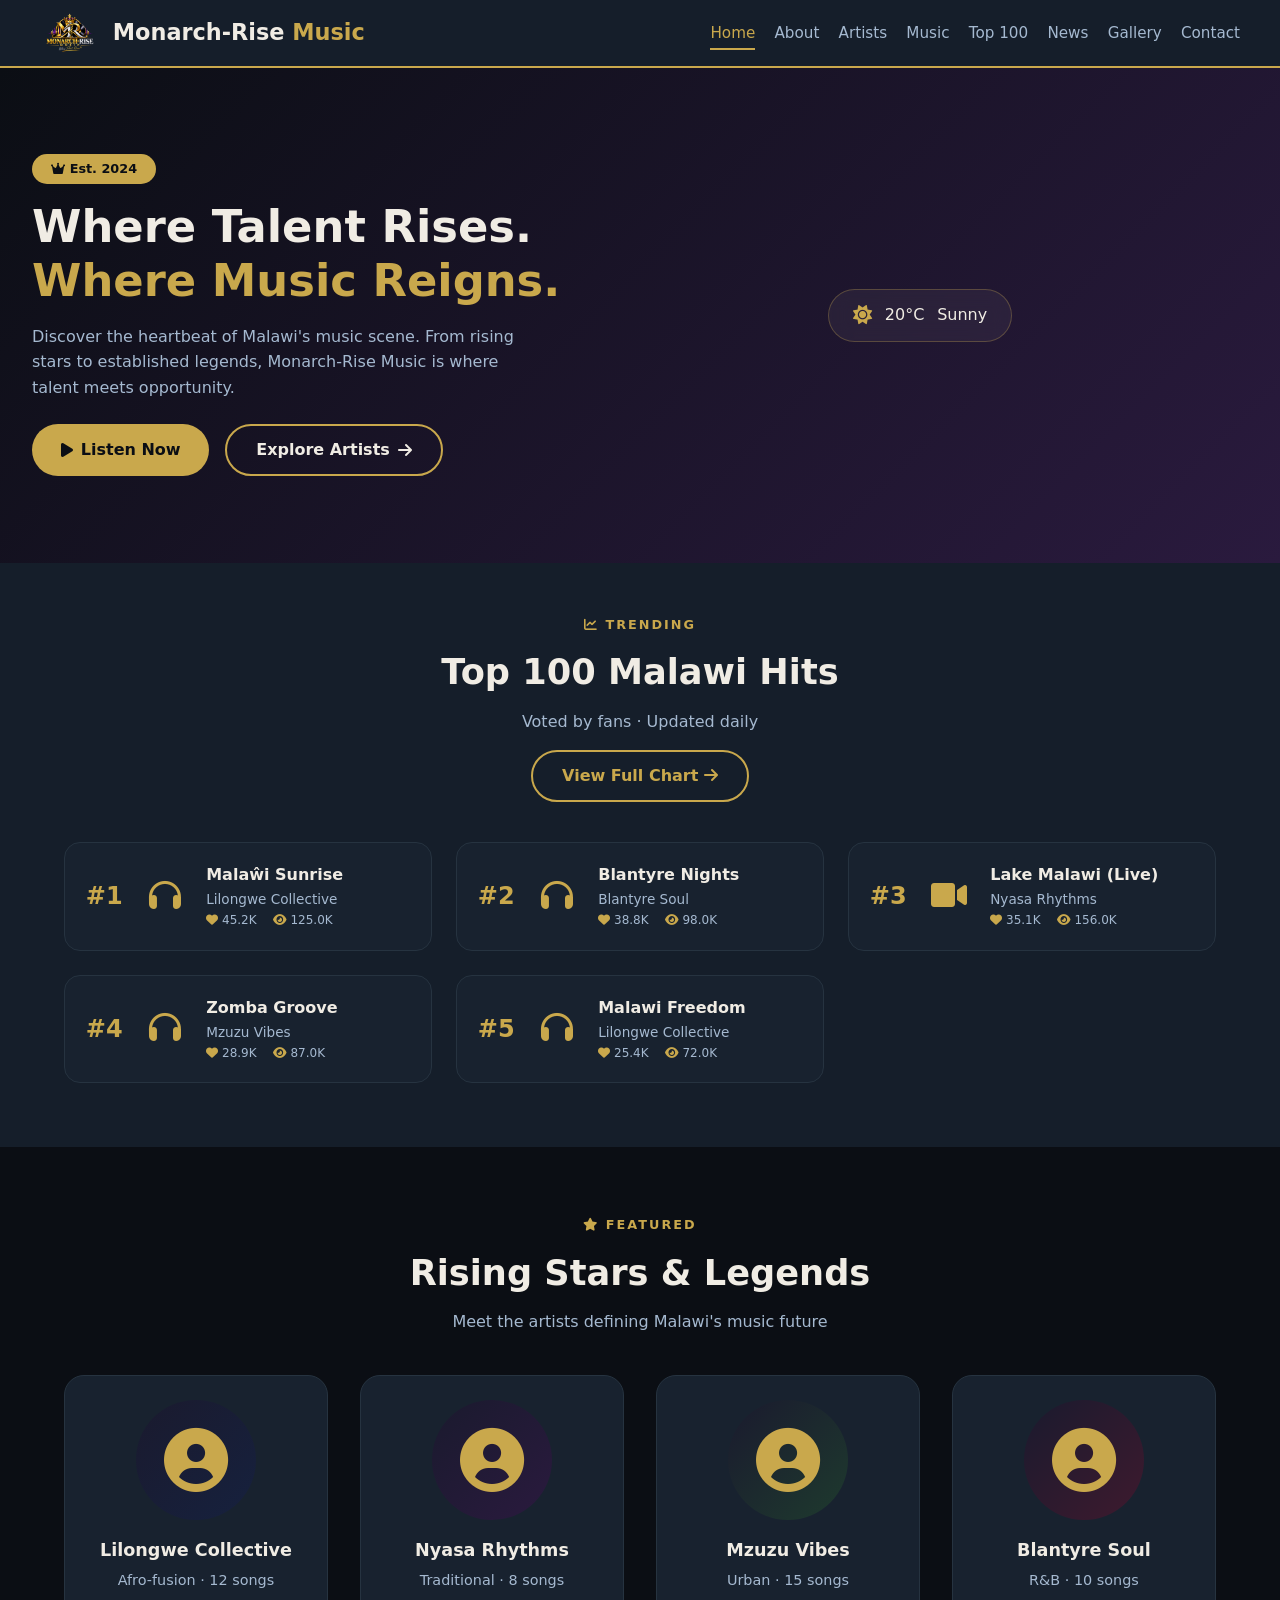
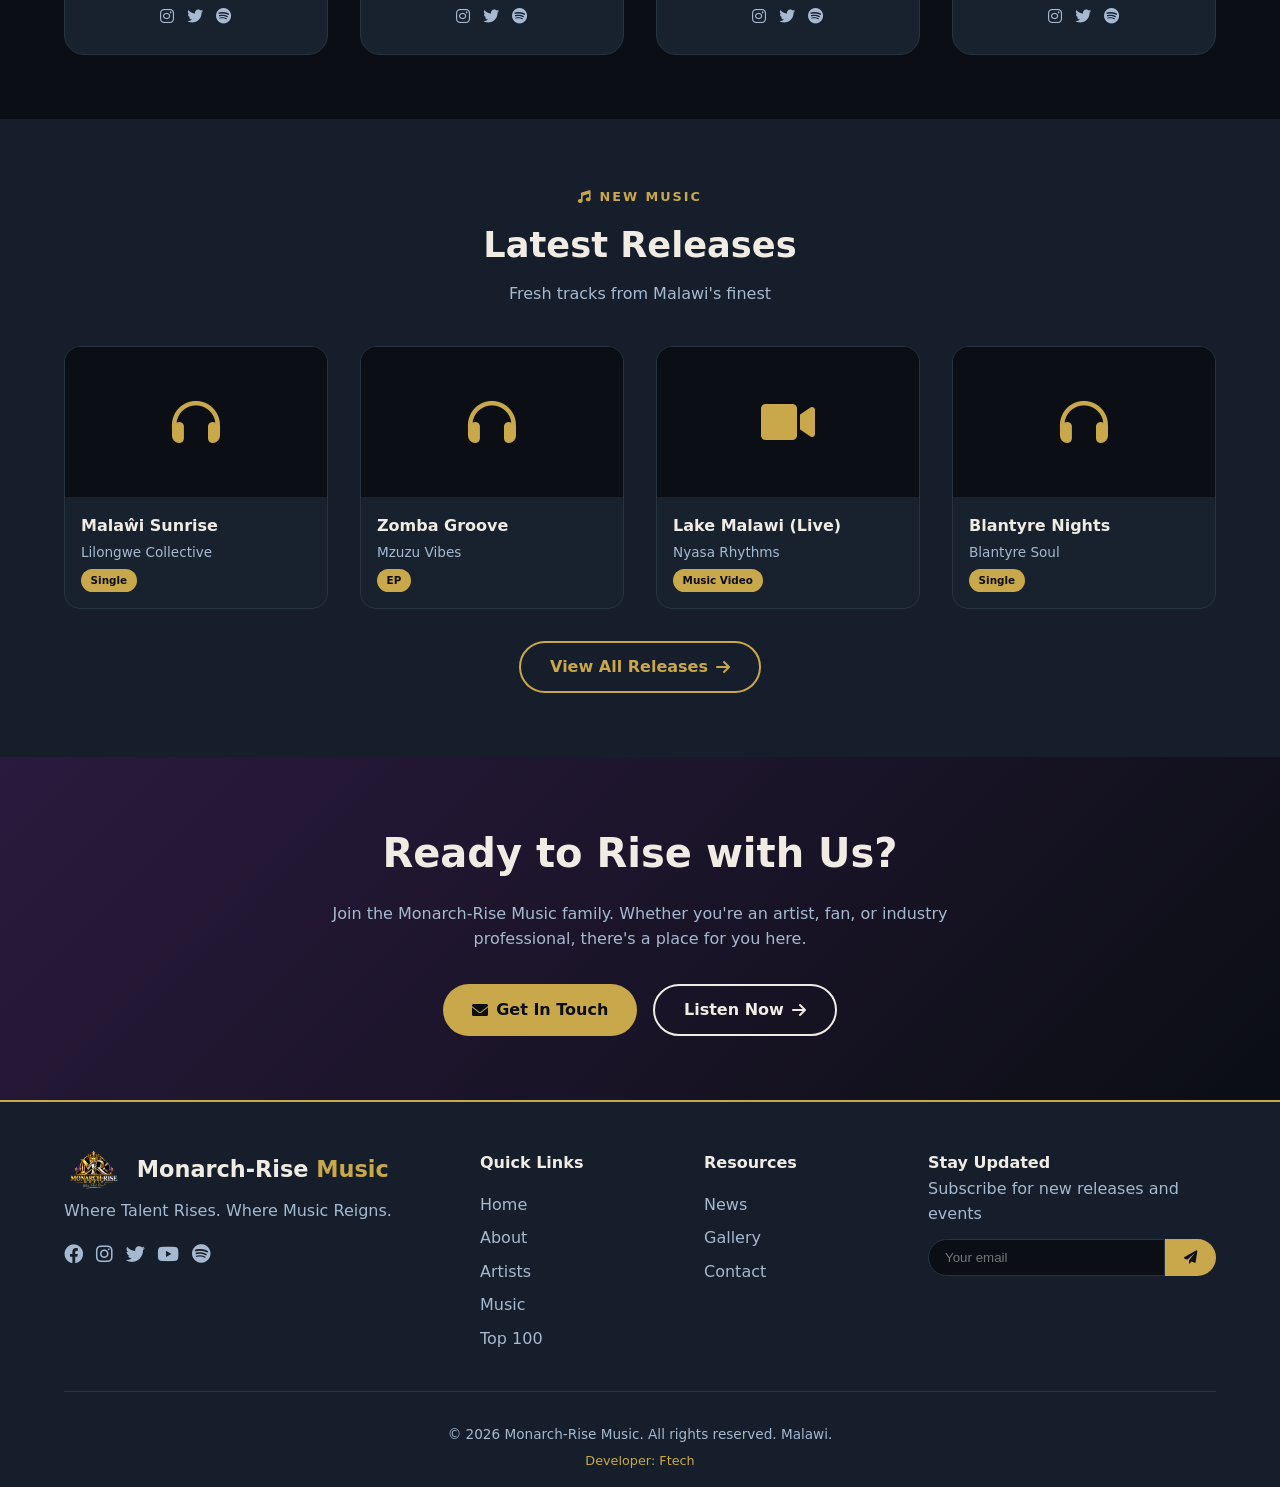
<file: index.html>
<!DOCTYPE html>
<html lang="en">
<head>
    <meta charset="UTF-8" />
    <meta name="viewport" content="width=device-width, initial-scale=1.0" />
    <title>Monarch-Rise Music · Home</title>
    <link rel="stylesheet" href="https://cdnjs.cloudflare.com/ajax/libs/font-awesome/6.0.0-beta3/css/all.min.css" />
    <link rel="stylesheet" href="css/style.css" />
    <link rel="icon" type="image/png" href="assets/logo.png" />
</head>
<body>
    <!-- Navigation -->
    <nav class="navbar">
        <div class="nav-container">
            <div class="logo">
                <img src="assets/logo.png" alt="Monarch-Rise Music" class="logo-img" onerror="this.style.display='none'" />
                <h1>Monarch-Rise <span>Music</span></h1>
            </div>
            <ul class="nav-links">
                <li><a href="index.html" class="active">Home</a></li>
                <li><a href="about.html">About</a></li>
                <li><a href="artists.html">Artists</a></li>
                <li><a href="music.html">Music</a></li>
                <li><a href="top100.html">Top 100</a></li>
                <li><a href="news.html">News</a></li>
                <li><a href="gallery.html">Gallery</a></li>
                <li><a href="contact.html">Contact</a></li>
            </ul>
            <div class="hamburger">
                <i class="fas fa-bars"></i>
            </div>
        </div>
    </nav>

    <!-- Hero Section -->
    <section class="hero">
        <div class="hero-content">
            <div class="hero-badge"><i class="fas fa-crown"></i> Est. 2024</div>
            <h1>Where Talent Rises.<br /><span>Where Music Reigns.</span></h1>
            <p>Discover the heartbeat of Malawi's music scene. From rising stars to established legends, Monarch-Rise Music is where talent meets opportunity.</p>
            <div class="hero-buttons">
                <a href="music.html" class="btn-primary"><i class="fas fa-play"></i> Listen Now</a>
                <a href="artists.html" class="btn-secondary">Explore Artists <i class="fas fa-arrow-right"></i></a>
            </div>
        </div>
        <div class="hero-visual">
            <div class="weather-widget">
                <i class="fas fa-sun"></i>
                <span>20°C</span>
                <span>Sunny</span>
            </div>
        </div>
    </section>

    <!-- Top 100 Preview -->
    <section class="top100-preview">
        <div class="container">
            <div class="section-header">
                <span class="section-tag"><i class="fas fa-chart-line"></i> Trending</span>
                <h2>Top 100 Malawi Hits</h2>
                <p>Voted by fans · Updated daily</p>
                <a href="top100.html" class="btn-outline" style="margin-top:1rem; display:inline-block;">View Full Chart <i class="fas fa-arrow-right"></i></a>
            </div>
            <div class="top100-preview-grid" id="top100Preview">
                <!-- Populated by JavaScript -->
            </div>
        </div>
    </section>

    <!-- Featured Artists -->
    <section class="featured-artists">
        <div class="container">
            <div class="section-header">
                <span class="section-tag"><i class="fas fa-star"></i> Featured</span>
                <h2>Rising Stars & Legends</h2>
                <p>Meet the artists defining Malawi's music future</p>
            </div>
            <div class="artist-grid">
                <div class="artist-card">
                    <div class="artist-image" style="background: linear-gradient(135deg, #1a1a2e, #16213e);">
                        <i class="fas fa-user-circle"></i>
                    </div>
                    <div class="artist-info">
                        <h3>Lilongwe Collective</h3>
                        <p>Afro-fusion · 12 songs</p>
                        <div class="artist-social">
                            <a href="#"><i class="fab fa-instagram"></i></a>
                            <a href="#"><i class="fab fa-twitter"></i></a>
                            <a href="#"><i class="fab fa-spotify"></i></a>
                        </div>
                    </div>
                </div>
                <div class="artist-card">
                    <div class="artist-image" style="background: linear-gradient(135deg, #1a1a2e, #2a1a3e);">
                        <i class="fas fa-user-circle"></i>
                    </div>
                    <div class="artist-info">
                        <h3>Nyasa Rhythms</h3>
                        <p>Traditional · 8 songs</p>
                        <div class="artist-social">
                            <a href="#"><i class="fab fa-instagram"></i></a>
                            <a href="#"><i class="fab fa-twitter"></i></a>
                            <a href="#"><i class="fab fa-spotify"></i></a>
                        </div>
                    </div>
                </div>
                <div class="artist-card">
                    <div class="artist-image" style="background: linear-gradient(135deg, #1a1a2e, #1e3a2e);">
                        <i class="fas fa-user-circle"></i>
                    </div>
                    <div class="artist-info">
                        <h3>Mzuzu Vibes</h3>
                        <p>Urban · 15 songs</p>
                        <div class="artist-social">
                            <a href="#"><i class="fab fa-instagram"></i></a>
                            <a href="#"><i class="fab fa-twitter"></i></a>
                            <a href="#"><i class="fab fa-spotify"></i></a>
                        </div>
                    </div>
                </div>
                <div class="artist-card">
                    <div class="artist-image" style="background: linear-gradient(135deg, #1a1a2e, #3e1a2e);">
                        <i class="fas fa-user-circle"></i>
                    </div>
                    <div class="artist-info">
                        <h3>Blantyre Soul</h3>
                        <p>R&B · 10 songs</p>
                        <div class="artist-social">
                            <a href="#"><i class="fab fa-instagram"></i></a>
                            <a href="#"><i class="fab fa-twitter"></i></a>
                            <a href="#"><i class="fab fa-spotify"></i></a>
                        </div>
                    </div>
                </div>
            </div>
        </div>
    </section>

    <!-- Latest Releases -->
    <section class="latest-releases">
        <div class="container">
            <div class="section-header">
                <span class="section-tag"><i class="fas fa-music"></i> New Music</span>
                <h2>Latest Releases</h2>
                <p>Fresh tracks from Malawi's finest</p>
            </div>
            <div class="release-grid">
                <div class="release-card">
                    <div class="release-thumb">
                        <i class="fas fa-headphones"></i>
                        <div class="release-play"><i class="fas fa-play"></i></div>
                    </div>
                    <div class="release-info">
                        <h4>Malaŵi Sunrise</h4>
                        <p>Lilongwe Collective</p>
                        <span class="release-type">Single</span>
                    </div>
                </div>
                <div class="release-card">
                    <div class="release-thumb">
                        <i class="fas fa-headphones"></i>
                        <div class="release-play"><i class="fas fa-play"></i></div>
                    </div>
                    <div class="release-info">
                        <h4>Zomba Groove</h4>
                        <p>Mzuzu Vibes</p>
                        <span class="release-type">EP</span>
                    </div>
                </div>
                <div class="release-card">
                    <div class="release-thumb">
                        <i class="fas fa-video"></i>
                        <div class="release-play"><i class="fas fa-play"></i></div>
                    </div>
                    <div class="release-info">
                        <h4>Lake Malawi (Live)</h4>
                        <p>Nyasa Rhythms</p>
                        <span class="release-type">Music Video</span>
                    </div>
                </div>
                <div class="release-card">
                    <div class="release-thumb">
                        <i class="fas fa-headphones"></i>
                        <div class="release-play"><i class="fas fa-play"></i></div>
                    </div>
                    <div class="release-info">
                        <h4>Blantyre Nights</h4>
                        <p>Blantyre Soul</p>
                        <span class="release-type">Single</span>
                    </div>
                </div>
            </div>
            <div class="center-btn">
                <a href="music.html" class="btn-outline">View All Releases <i class="fas fa-arrow-right"></i></a>
            </div>
        </div>
    </section>

    <!-- Call to Action -->
    <section class="cta-section">
        <div class="container">
            <div class="cta-content">
                <h2>Ready to Rise with Us?</h2>
                <p>Join the Monarch-Rise Music family. Whether you're an artist, fan, or industry professional, there's a place for you here.</p>
                <div class="cta-buttons">
                    <a href="contact.html" class="btn-primary"><i class="fas fa-envelope"></i> Get In Touch</a>
                    <a href="music.html" class="btn-outline-white">Listen Now <i class="fas fa-arrow-right"></i></a>
                </div>
            </div>
        </div>
    </section>

    <!-- Footer -->
    <footer class="footer">
        <div class="container">
            <div class="footer-grid">
                <div class="footer-brand">
                    <div class="logo">
                        <img src="assets/logo.png" alt="Monarch-Rise Music" class="logo-img" onerror="this.style.display='none'" />
                        <h2>Monarch-Rise <span>Music</span></h2>
                    </div>
                    <p>Where Talent Rises. Where Music Reigns.</p>
                    <div class="footer-social">
                        <a href="#"><i class="fab fa-facebook"></i></a>
                        <a href="#"><i class="fab fa-instagram"></i></a>
                        <a href="#"><i class="fab fa-twitter"></i></a>
                        <a href="#"><i class="fab fa-youtube"></i></a>
                        <a href="#"><i class="fab fa-spotify"></i></a>
                    </div>
                </div>
                <div class="footer-links">
                    <h4>Quick Links</h4>
                    <ul>
                        <li><a href="index.html">Home</a></li>
                        <li><a href="about.html">About</a></li>
                        <li><a href="artists.html">Artists</a></li>
                        <li><a href="music.html">Music</a></li>
                        <li><a href="top100.html">Top 100</a></li>
                    </ul>
                </div>
                <div class="footer-links">
                    <h4>Resources</h4>
                    <ul>
                        <li><a href="news.html">News</a></li>
                        <li><a href="gallery.html">Gallery</a></li>
                        <li><a href="contact.html">Contact</a></li>
                    </ul>
                </div>
                <div class="footer-newsletter">
                    <h4>Stay Updated</h4>
                    <p>Subscribe for new releases and events</p>
                    <form id="newsletterForm">
                        <input type="email" placeholder="Your email" required />
                        <button type="submit"><i class="fas fa-paper-plane"></i></button>
                    </form>
                </div>
            </div>
            <div class="footer-bottom">
                <p>&copy; 2026 Monarch-Rise Music. All rights reserved. Malawi.</p>
                <p style="color: var(--gold); font-size: 0.8rem; margin-top: 0.3rem;">Developer: Ftech</p>
            </div>
        </div>
    </footer>

    <script src="js/script.js"></script>
</body>
</html>
</file>
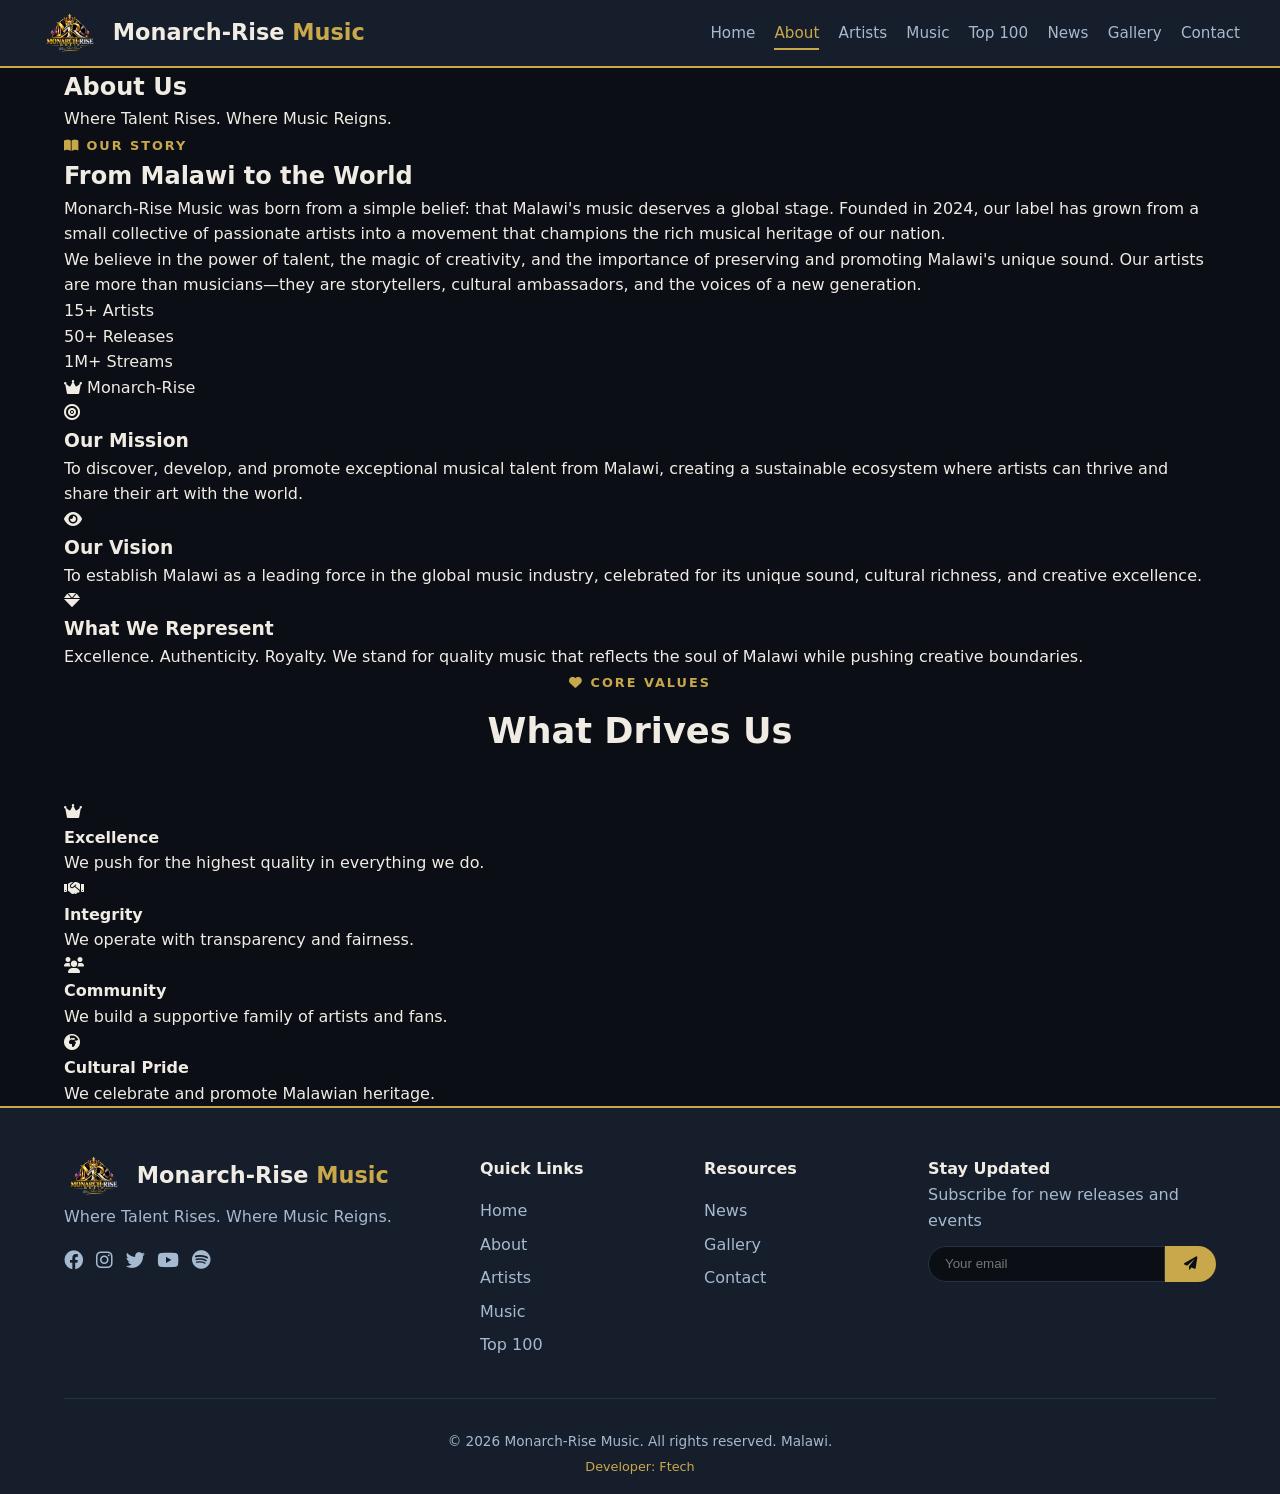
<file: about.html>
<!DOCTYPE html>
<html lang="en">
<head>
    <meta charset="UTF-8" />
    <meta name="viewport" content="width=device-width, initial-scale=1.0" />
    <title>Monarch-Rise Music · About</title>
    <link rel="stylesheet" href="https://cdnjs.cloudflare.com/ajax/libs/font-awesome/6.0.0-beta3/css/all.min.css" />
    <link rel="stylesheet" href="css/style.css" />
    <link rel="icon" type="image/png" href="assets/logo.png" />
</head>
<body>
    <!-- Navigation -->
    <nav class="navbar">
        <div class="nav-container">
            <div class="logo">
                <img src="assets/logo.png" alt="Monarch-Rise Music" class="logo-img" onerror="this.style.display='none'" />
                <h1>Monarch-Rise <span>Music</span></h1>
            </div>
            <ul class="nav-links">
                <li><a href="index.html">Home</a></li>
                <li><a href="about.html" class="active">About</a></li>
                <li><a href="artists.html">Artists</a></li>
                <li><a href="music.html">Music</a></li>
                <li><a href="top100.html">Top 100</a></li>
                <li><a href="news.html">News</a></li>
                <li><a href="gallery.html">Gallery</a></li>
                <li><a href="contact.html">Contact</a></li>
            </ul>
            <div class="hamburger">
                <i class="fas fa-bars"></i>
            </div>
        </div>
    </nav>

    <!-- Page Header -->
    <section class="page-header">
        <div class="container">
            <h1>About Us</h1>
            <p>Where Talent Rises. Where Music Reigns.</p>
        </div>
    </section>

    <!-- Story Section -->
    <section class="about-story">
        <div class="container">
            <div class="story-grid">
                <div class="story-content">
                    <span class="section-tag"><i class="fas fa-book-open"></i> Our Story</span>
                    <h2>From Malawi to the World</h2>
                    <p>Monarch-Rise Music was born from a simple belief: that Malawi's music deserves a global stage. Founded in 2024, our label has grown from a small collective of passionate artists into a movement that champions the rich musical heritage of our nation.</p>
                    <p>We believe in the power of talent, the magic of creativity, and the importance of preserving and promoting Malawi's unique sound. Our artists are more than musicians—they are storytellers, cultural ambassadors, and the voices of a new generation.</p>
                    <div class="story-stats">
                        <div class="stat">
                            <span class="stat-number">15+</span>
                            <span class="stat-label">Artists</span>
                        </div>
                        <div class="stat">
                            <span class="stat-number">50+</span>
                            <span class="stat-label">Releases</span>
                        </div>
                        <div class="stat">
                            <span class="stat-number">1M+</span>
                            <span class="stat-label">Streams</span>
                        </div>
                    </div>
                </div>
                <div class="story-image">
                    <div class="image-placeholder">
                        <i class="fas fa-crown"></i>
                        <span>Monarch-Rise</span>
                    </div>
                </div>
            </div>
        </div>
    </section>

    <!-- Mission & Vision -->
    <section class="mission-vision">
        <div class="container">
            <div class="mv-grid">
                <div class="mv-card">
                    <div class="mv-icon"><i class="fas fa-bullseye"></i></div>
                    <h3>Our Mission</h3>
                    <p>To discover, develop, and promote exceptional musical talent from Malawi, creating a sustainable ecosystem where artists can thrive and share their art with the world.</p>
                </div>
                <div class="mv-card">
                    <div class="mv-icon"><i class="fas fa-eye"></i></div>
                    <h3>Our Vision</h3>
                    <p>To establish Malawi as a leading force in the global music industry, celebrated for its unique sound, cultural richness, and creative excellence.</p>
                </div>
                <div class="mv-card">
                    <div class="mv-icon"><i class="fas fa-gem"></i></div>
                    <h3>What We Represent</h3>
                    <p>Excellence. Authenticity. Royalty. We stand for quality music that reflects the soul of Malawi while pushing creative boundaries.</p>
                </div>
            </div>
        </div>
    </section>

    <!-- Values -->
    <section class="values">
        <div class="container">
            <div class="section-header">
                <span class="section-tag"><i class="fas fa-heart"></i> Core Values</span>
                <h2>What Drives Us</h2>
            </div>
            <div class="values-grid">
                <div class="value-item">
                    <i class="fas fa-crown"></i>
                    <h4>Excellence</h4>
                    <p>We push for the highest quality in everything we do.</p>
                </div>
                <div class="value-item">
                    <i class="fas fa-handshake"></i>
                    <h4>Integrity</h4>
                    <p>We operate with transparency and fairness.</p>
                </div>
                <div class="value-item">
                    <i class="fas fa-users"></i>
                    <h4>Community</h4>
                    <p>We build a supportive family of artists and fans.</p>
                </div>
                <div class="value-item">
                    <i class="fas fa-globe-africa"></i>
                    <h4>Cultural Pride</h4>
                    <p>We celebrate and promote Malawian heritage.</p>
                </div>
            </div>
        </div>
    </section>

    <!-- Footer -->
    <footer class="footer">
        <div class="container">
            <div class="footer-grid">
                <div class="footer-brand">
                    <div class="logo">
                        <img src="assets/logo.png" alt="Monarch-Rise Music" class="logo-img" onerror="this.style.display='none'" />
                        <h2>Monarch-Rise <span>Music</span></h2>
                    </div>
                    <p>Where Talent Rises. Where Music Reigns.</p>
                    <div class="footer-social">
                        <a href="#"><i class="fab fa-facebook"></i></a>
                        <a href="#"><i class="fab fa-instagram"></i></a>
                        <a href="#"><i class="fab fa-twitter"></i></a>
                        <a href="#"><i class="fab fa-youtube"></i></a>
                        <a href="#"><i class="fab fa-spotify"></i></a>
                    </div>
                </div>
                <div class="footer-links">
                    <h4>Quick Links</h4>
                    <ul>
                        <li><a href="index.html">Home</a></li>
                        <li><a href="about.html">About</a></li>
                        <li><a href="artists.html">Artists</a></li>
                        <li><a href="music.html">Music</a></li>
                        <li><a href="top100.html">Top 100</a></li>
                    </ul>
                </div>
                <div class="footer-links">
                    <h4>Resources</h4>
                    <ul>
                        <li><a href="news.html">News</a></li>
                        <li><a href="gallery.html">Gallery</a></li>
                        <li><a href="contact.html">Contact</a></li>
                    </ul>
                </div>
                <div class="footer-newsletter">
                    <h4>Stay Updated</h4>
                    <p>Subscribe for new releases and events</p>
                    <form id="newsletterForm">
                        <input type="email" placeholder="Your email" required />
                        <button type="submit"><i class="fas fa-paper-plane"></i></button>
                    </form>
                </div>
            </div>
            <div class="footer-bottom">
                <p>&copy; 2026 Monarch-Rise Music. All rights reserved. Malawi.</p>
                <p style="color: var(--gold); font-size: 0.8rem; margin-top: 0.3rem;">Developer: Ftech</p>
            </div>
        </div>
    </footer>

    <script src="js/script.js"></script>
</body>
</html>
</file>
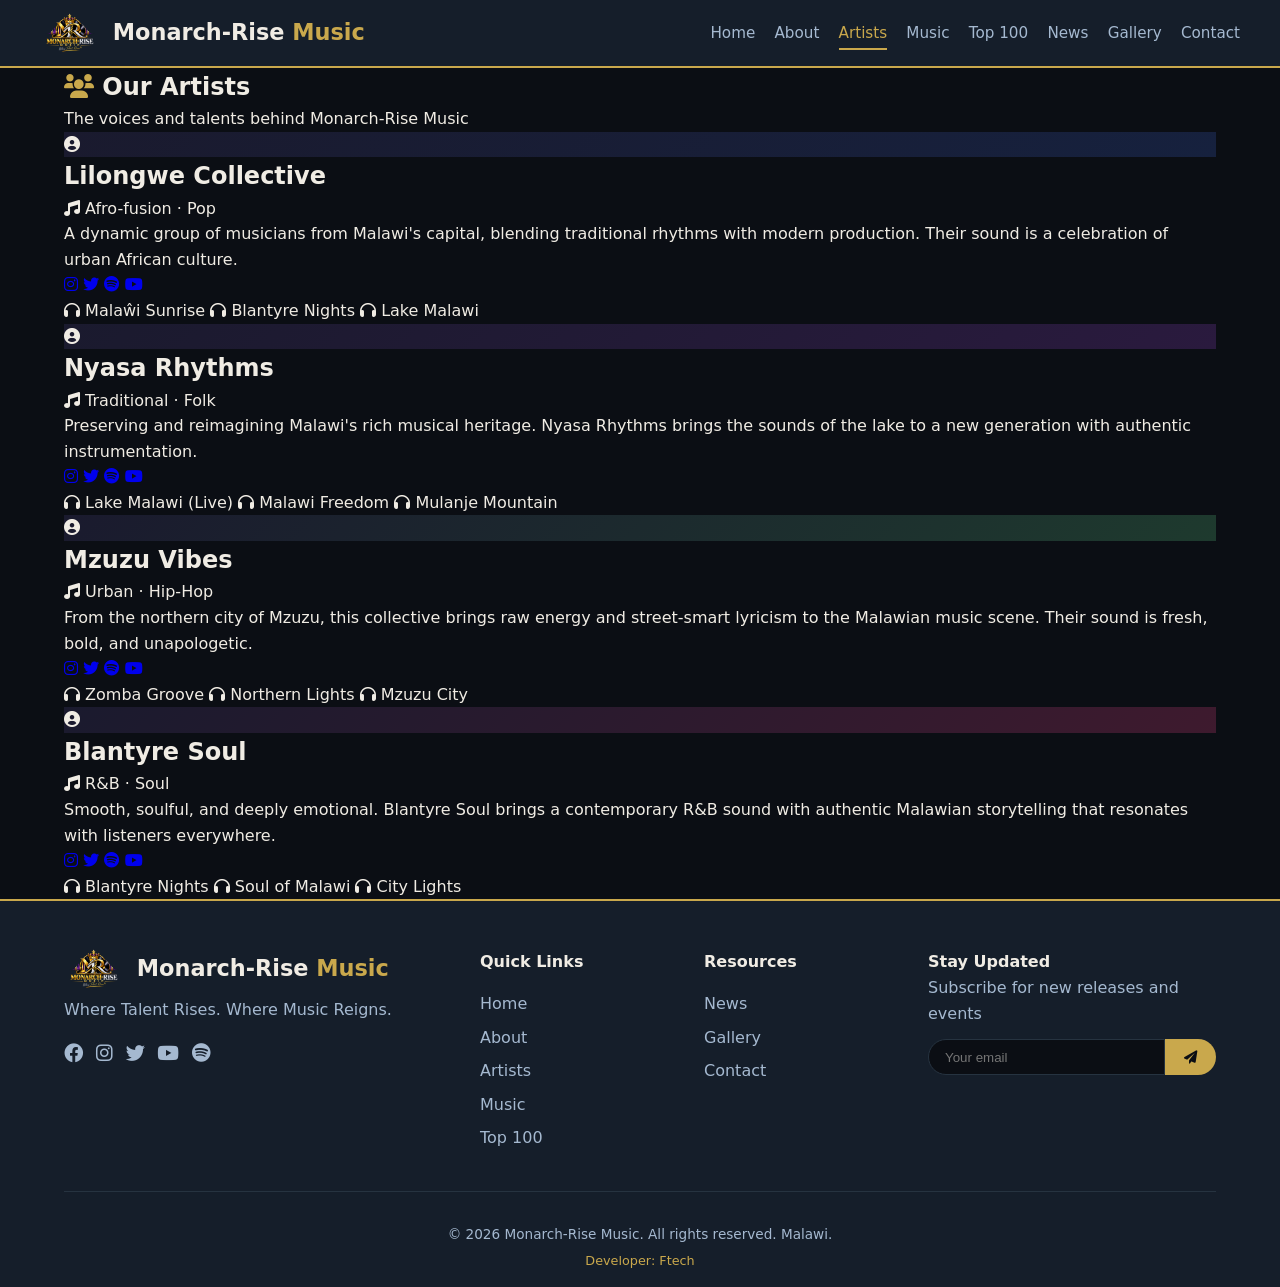
<file: artists.html>
<!DOCTYPE html>
<html lang="en">
<head>
    <meta charset="UTF-8" />
    <meta name="viewport" content="width=device-width, initial-scale=1.0" />
    <title>Monarch-Rise Music · Artists</title>
    <link rel="stylesheet" href="https://cdnjs.cloudflare.com/ajax/libs/font-awesome/6.0.0-beta3/css/all.min.css" />
    <link rel="stylesheet" href="css/style.css" />
    <link rel="icon" type="image/png" href="assets/logo.png" />
</head>
<body>
    <nav class="navbar">
        <div class="nav-container">
            <div class="logo">
                <img src="assets/logo.png" alt="Monarch-Rise Music" class="logo-img" onerror="this.style.display='none'" />
                <h1>Monarch-Rise <span>Music</span></h1>
            </div>
            <ul class="nav-links">
                <li><a href="index.html">Home</a></li>
                <li><a href="about.html">About</a></li>
                <li><a href="artists.html" class="active">Artists</a></li>
                <li><a href="music.html">Music</a></li>
                <li><a href="top100.html">Top 100</a></li>
                <li><a href="news.html">News</a></li>
                <li><a href="gallery.html">Gallery</a></li>
                <li><a href="contact.html">Contact</a></li>
            </ul>
            <div class="hamburger">
                <i class="fas fa-bars"></i>
            </div>
        </div>
    </nav>

    <section class="page-header">
        <div class="container">
            <h1><i class="fas fa-users" style="color: var(--gold);"></i> Our Artists</h1>
            <p>The voices and talents behind Monarch-Rise Music</p>
        </div>
    </section>

    <section class="artists-grid-section">
        <div class="container">
            <div class="artists-grid-full">
                <div class="artist-profile">
                    <div class="artist-profile-image" style="background: linear-gradient(135deg, #1a1a2e, #16213e);">
                        <i class="fas fa-user-circle"></i>
                    </div>
                    <div class="artist-profile-info">
                        <h2>Lilongwe Collective</h2>
                        <p class="artist-genre"><i class="fas fa-music"></i> Afro-fusion · Pop</p>
                        <p class="artist-bio">A dynamic group of musicians from Malawi's capital, blending traditional rhythms with modern production. Their sound is a celebration of urban African culture.</p>
                        <div class="artist-profile-social">
                            <a href="#"><i class="fab fa-instagram"></i></a>
                            <a href="#"><i class="fab fa-twitter"></i></a>
                            <a href="#"><i class="fab fa-spotify"></i></a>
                            <a href="#"><i class="fab fa-youtube"></i></a>
                        </div>
                        <div class="artist-songs">
                            <span class="song-badge"><i class="fas fa-headphones"></i> Malaŵi Sunrise</span>
                            <span class="song-badge"><i class="fas fa-headphones"></i> Blantyre Nights</span>
                            <span class="song-badge"><i class="fas fa-headphones"></i> Lake Malawi</span>
                        </div>
                    </div>
                </div>

                <div class="artist-profile">
                    <div class="artist-profile-image" style="background: linear-gradient(135deg, #1a1a2e, #2a1a3e);">
                        <i class="fas fa-user-circle"></i>
                    </div>
                    <div class="artist-profile-info">
                        <h2>Nyasa Rhythms</h2>
                        <p class="artist-genre"><i class="fas fa-music"></i> Traditional · Folk</p>
                        <p class="artist-bio">Preserving and reimagining Malawi's rich musical heritage. Nyasa Rhythms brings the sounds of the lake to a new generation with authentic instrumentation.</p>
                        <div class="artist-profile-social">
                            <a href="#"><i class="fab fa-instagram"></i></a>
                            <a href="#"><i class="fab fa-twitter"></i></a>
                            <a href="#"><i class="fab fa-spotify"></i></a>
                            <a href="#"><i class="fab fa-youtube"></i></a>
                        </div>
                        <div class="artist-songs">
                            <span class="song-badge"><i class="fas fa-headphones"></i> Lake Malawi (Live)</span>
                            <span class="song-badge"><i class="fas fa-headphones"></i> Malawi Freedom</span>
                            <span class="song-badge"><i class="fas fa-headphones"></i> Mulanje Mountain</span>
                        </div>
                    </div>
                </div>

                <div class="artist-profile">
                    <div class="artist-profile-image" style="background: linear-gradient(135deg, #1a1a2e, #1e3a2e);">
                        <i class="fas fa-user-circle"></i>
                    </div>
                    <div class="artist-profile-info">
                        <h2>Mzuzu Vibes</h2>
                        <p class="artist-genre"><i class="fas fa-music"></i> Urban · Hip-Hop</p>
                        <p class="artist-bio">From the northern city of Mzuzu, this collective brings raw energy and street-smart lyricism to the Malawian music scene. Their sound is fresh, bold, and unapologetic.</p>
                        <div class="artist-profile-social">
                            <a href="#"><i class="fab fa-instagram"></i></a>
                            <a href="#"><i class="fab fa-twitter"></i></a>
                            <a href="#"><i class="fab fa-spotify"></i></a>
                            <a href="#"><i class="fab fa-youtube"></i></a>
                        </div>
                        <div class="artist-songs">
                            <span class="song-badge"><i class="fas fa-headphones"></i> Zomba Groove</span>
                            <span class="song-badge"><i class="fas fa-headphones"></i> Northern Lights</span>
                            <span class="song-badge"><i class="fas fa-headphones"></i> Mzuzu City</span>
                        </div>
                    </div>
                </div>

                <div class="artist-profile">
                    <div class="artist-profile-image" style="background: linear-gradient(135deg, #1a1a2e, #3e1a2e);">
                        <i class="fas fa-user-circle"></i>
                    </div>
                    <div class="artist-profile-info">
                        <h2>Blantyre Soul</h2>
                        <p class="artist-genre"><i class="fas fa-music"></i> R&B · Soul</p>
                        <p class="artist-bio">Smooth, soulful, and deeply emotional. Blantyre Soul brings a contemporary R&B sound with authentic Malawian storytelling that resonates with listeners everywhere.</p>
                        <div class="artist-profile-social">
                            <a href="#"><i class="fab fa-instagram"></i></a>
                            <a href="#"><i class="fab fa-twitter"></i></a>
                            <a href="#"><i class="fab fa-spotify"></i></a>
                            <a href="#"><i class="fab fa-youtube"></i></a>
                        </div>
                        <div class="artist-songs">
                            <span class="song-badge"><i class="fas fa-headphones"></i> Blantyre Nights</span>
                            <span class="song-badge"><i class="fas fa-headphones"></i> Soul of Malawi</span>
                            <span class="song-badge"><i class="fas fa-headphones"></i> City Lights</span>
                        </div>
                    </div>
                </div>
            </div>
        </div>
    </section>

    <footer class="footer">
        <div class="container">
            <div class="footer-grid">
                <div class="footer-brand">
                    <div class="logo">
                        <img src="assets/logo.png" alt="Monarch-Rise Music" class="logo-img" onerror="this.style.display='none'" />
                        <h2>Monarch-Rise <span>Music</span></h2>
                    </div>
                    <p>Where Talent Rises. Where Music Reigns.</p>
                    <div class="footer-social">
                        <a href="#"><i class="fab fa-facebook"></i></a>
                        <a href="#"><i class="fab fa-instagram"></i></a>
                        <a href="#"><i class="fab fa-twitter"></i></a>
                        <a href="#"><i class="fab fa-youtube"></i></a>
                        <a href="#"><i class="fab fa-spotify"></i></a>
                    </div>
                </div>
                <div class="footer-links">
                    <h4>Quick Links</h4>
                    <ul>
                        <li><a href="index.html">Home</a></li>
                        <li><a href="about.html">About</a></li>
                        <li><a href="artists.html">Artists</a></li>
                        <li><a href="music.html">Music</a></li>
                        <li><a href="top100.html">Top 100</a></li>
                    </ul>
                </div>
                <div class="footer-links">
                    <h4>Resources</h4>
                    <ul>
                        <li><a href="news.html">News</a></li>
                        <li><a href="gallery.html">Gallery</a></li>
                        <li><a href="contact.html">Contact</a></li>
                    </ul>
                </div>
                <div class="footer-newsletter">
                    <h4>Stay Updated</h4>
                    <p>Subscribe for new releases and events</p>
                    <form id="newsletterForm">
                        <input type="email" placeholder="Your email" required />
                        <button type="submit"><i class="fas fa-paper-plane"></i></button>
                    </form>
                </div>
            </div>
            <div class="footer-bottom">
                <p>&copy; 2026 Monarch-Rise Music. All rights reserved. Malawi.</p>
                <p style="color: var(--gold); font-size: 0.8rem; margin-top: 0.3rem;">Developer: Ftech</p>
            </div>
        </div>
    </footer>

    <script src="js/script.js"></script>
</body>
</html>
</file>
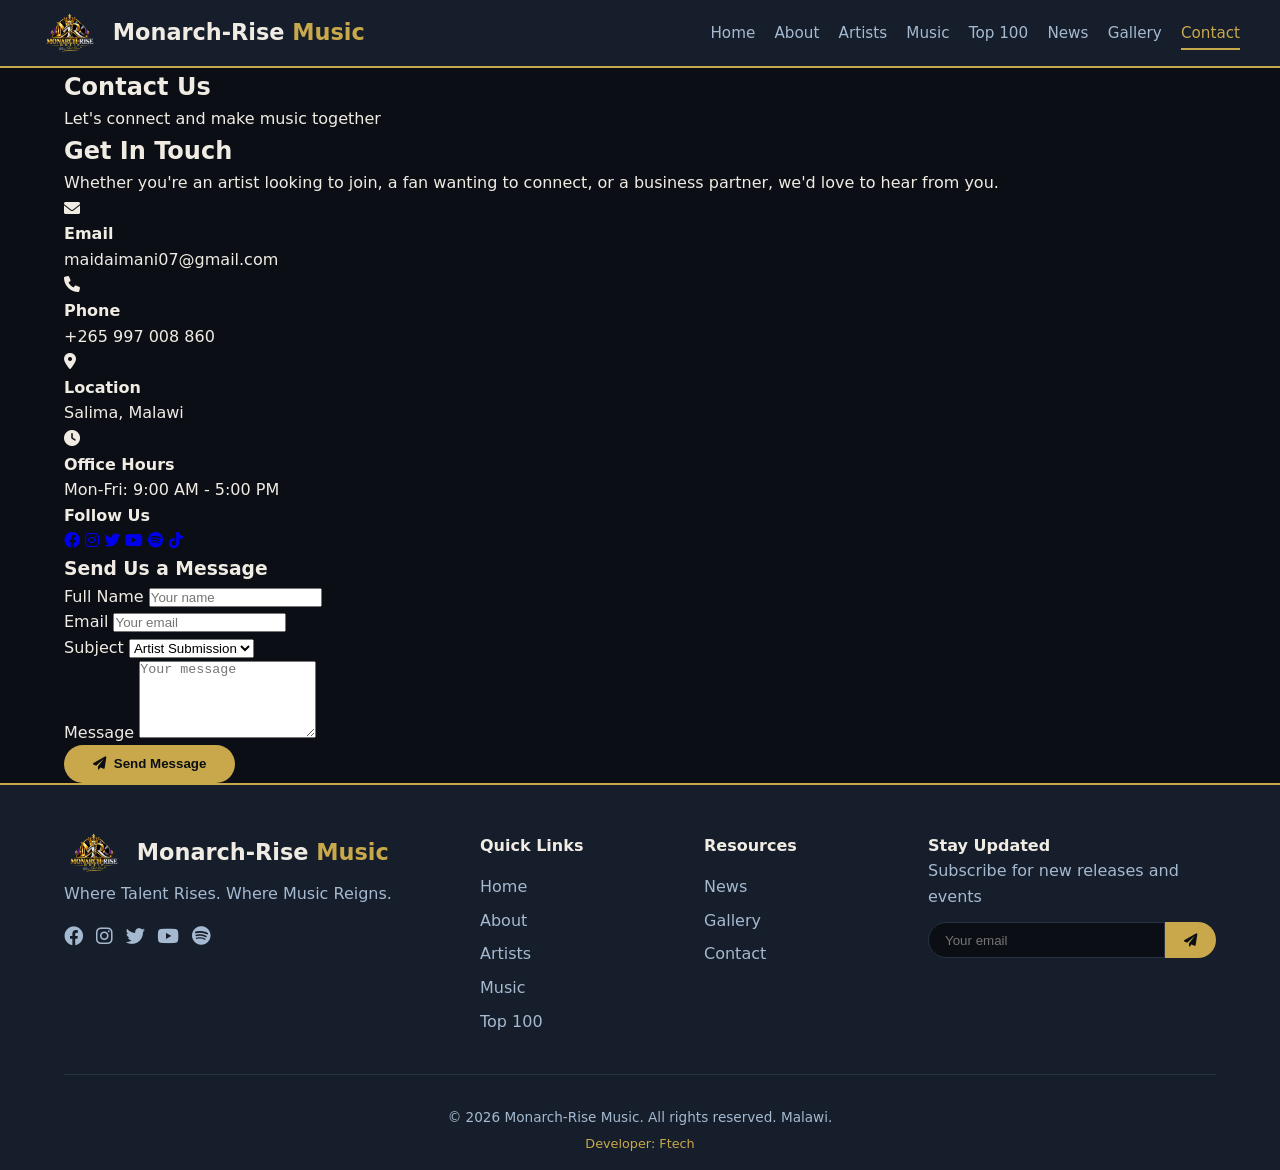
<file: contact.html>
<!DOCTYPE html>
<html lang="en">
<head>
    <meta charset="UTF-8" />
    <meta name="viewport" content="width=device-width, initial-scale=1.0" />
    <title>Monarch-Rise Music · Contact</title>
    <link rel="stylesheet" href="https://cdnjs.cloudflare.com/ajax/libs/font-awesome/6.0.0-beta3/css/all.min.css" />
    <link rel="stylesheet" href="css/style.css" />
    <link rel="icon" type="image/png" href="assets/logo.png" />
</head>
<body>
    <nav class="navbar">
        <div class="nav-container">
            <div class="logo">
                <img src="assets/logo.png" alt="Monarch-Rise Music" class="logo-img" onerror="this.style.display='none'" />
                <h1>Monarch-Rise <span>Music</span></h1>
            </div>
            <ul class="nav-links">
                <li><a href="index.html">Home</a></li>
                <li><a href="about.html">About</a></li>
                <li><a href="artists.html">Artists</a></li>
                <li><a href="music.html">Music</a></li>
                <li><a href="top100.html">Top 100</a></li>
                <li><a href="news.html">News</a></li>
                <li><a href="gallery.html">Gallery</a></li>
                <li><a href="contact.html" class="active">Contact</a></li>
            </ul>
            <div class="hamburger">
                <i class="fas fa-bars"></i>
            </div>
        </div>
    </nav>

    <section class="page-header">
        <div class="container">
            <h1>Contact Us</h1>
            <p>Let's connect and make music together</p>
        </div>
    </section>

    <section class="contact-section">
        <div class="container">
            <div class="contact-grid">
                <div class="contact-info">
                    <h2>Get In Touch</h2>
                    <p>Whether you're an artist looking to join, a fan wanting to connect, or a business partner, we'd love to hear from you.</p>
                    
                    <div class="contact-details">
                        <div class="contact-item">
                            <i class="fas fa-envelope"></i>
                            <div>
                                <h4>Email</h4>
                                <p>maidaimani07@gmail.com</p>
                            </div>
                        </div>
                        <div class="contact-item">
                            <i class="fas fa-phone"></i>
                            <div>
                                <h4>Phone</h4>
                                <p>+265 997 008 860</p>
                            </div>
                        </div>
                        <div class="contact-item">
                            <i class="fas fa-map-marker-alt"></i>
                            <div>
                                <h4>Location</h4>
                                <p>Salima, Malawi</p>
                            </div>
                        </div>
                        <div class="contact-item">
                            <i class="fas fa-clock"></i>
                            <div>
                                <h4>Office Hours</h4>
                                <p>Mon-Fri: 9:00 AM - 5:00 PM</p>
                            </div>
                        </div>
                    </div>

                    <div class="contact-social">
                        <h4>Follow Us</h4>
                        <div class="social-links">
                            <a href="#"><i class="fab fa-facebook"></i></a>
                            <a href="#"><i class="fab fa-instagram"></i></a>
                            <a href="#"><i class="fab fa-twitter"></i></a>
                            <a href="#"><i class="fab fa-youtube"></i></a>
                            <a href="#"><i class="fab fa-spotify"></i></a>
                            <a href="#"><i class="fab fa-tiktok"></i></a>
                        </div>
                    </div>
                </div>

                <div class="contact-form">
                    <h3>Send Us a Message</h3>
                    <form id="contactForm">
                        <div class="form-group">
                            <label for="name">Full Name</label>
                            <input type="text" id="name" placeholder="Your name" required />
                        </div>
                        <div class="form-group">
                            <label for="email">Email</label>
                            <input type="email" id="email" placeholder="Your email" required />
                        </div>
                        <div class="form-group">
                            <label for="subject">Subject</label>
                            <select id="subject">
                                <option value="artist">Artist Submission</option>
                                <option value="booking">Booking</option>
                                <option value="business">Business Enquiry</option>
                                <option value="general">General</option>
                            </select>
                        </div>
                        <div class="form-group">
                            <label for="message">Message</label>
                            <textarea id="message" rows="5" placeholder="Your message" required></textarea>
                        </div>
                        <button type="submit" class="btn-primary"><i class="fas fa-paper-plane"></i> Send Message</button>
                    </form>
                </div>
            </div>
        </div>
    </section>

    <footer class="footer">
        <div class="container">
            <div class="footer-grid">
                <div class="footer-brand">
                    <div class="logo">
                        <img src="assets/logo.png" alt="Monarch-Rise Music" class="logo-img" onerror="this.style.display='none'" />
                        <h2>Monarch-Rise <span>Music</span></h2>
                    </div>
                    <p>Where Talent Rises. Where Music Reigns.</p>
                    <div class="footer-social">
                        <a href="#"><i class="fab fa-facebook"></i></a>
                        <a href="#"><i class="fab fa-instagram"></i></a>
                        <a href="#"><i class="fab fa-twitter"></i></a>
                        <a href="#"><i class="fab fa-youtube"></i></a>
                        <a href="#"><i class="fab fa-spotify"></i></a>
                    </div>
                </div>
                <div class="footer-links">
                    <h4>Quick Links</h4>
                    <ul>
                        <li><a href="index.html">Home</a></li>
                        <li><a href="about.html">About</a></li>
                        <li><a href="artists.html">Artists</a></li>
                        <li><a href="music.html">Music</a></li>
                        <li><a href="top100.html">Top 100</a></li>
                    </ul>
                </div>
                <div class="footer-links">
                    <h4>Resources</h4>
                    <ul>
                        <li><a href="news.html">News</a></li>
                        <li><a href="gallery.html">Gallery</a></li>
                        <li><a href="contact.html">Contact</a></li>
                    </ul>
                </div>
                <div class="footer-newsletter">
                    <h4>Stay Updated</h4>
                    <p>Subscribe for new releases and events</p>
                    <form id="newsletterForm">
                        <input type="email" placeholder="Your email" required />
                        <button type="submit"><i class="fas fa-paper-plane"></i></button>
                    </form>
                </div>
            </div>
            <div class="footer-bottom">
                <p>&copy; 2026 Monarch-Rise Music. All rights reserved. Malawi.</p>
                <p style="color: var(--gold); font-size: 0.8rem; margin-top: 0.3rem;">Developer: Ftech</p>
            </div>
        </div>
    </footer>

    <script src="js/script.js"></script>
</body>
</html>
</file>
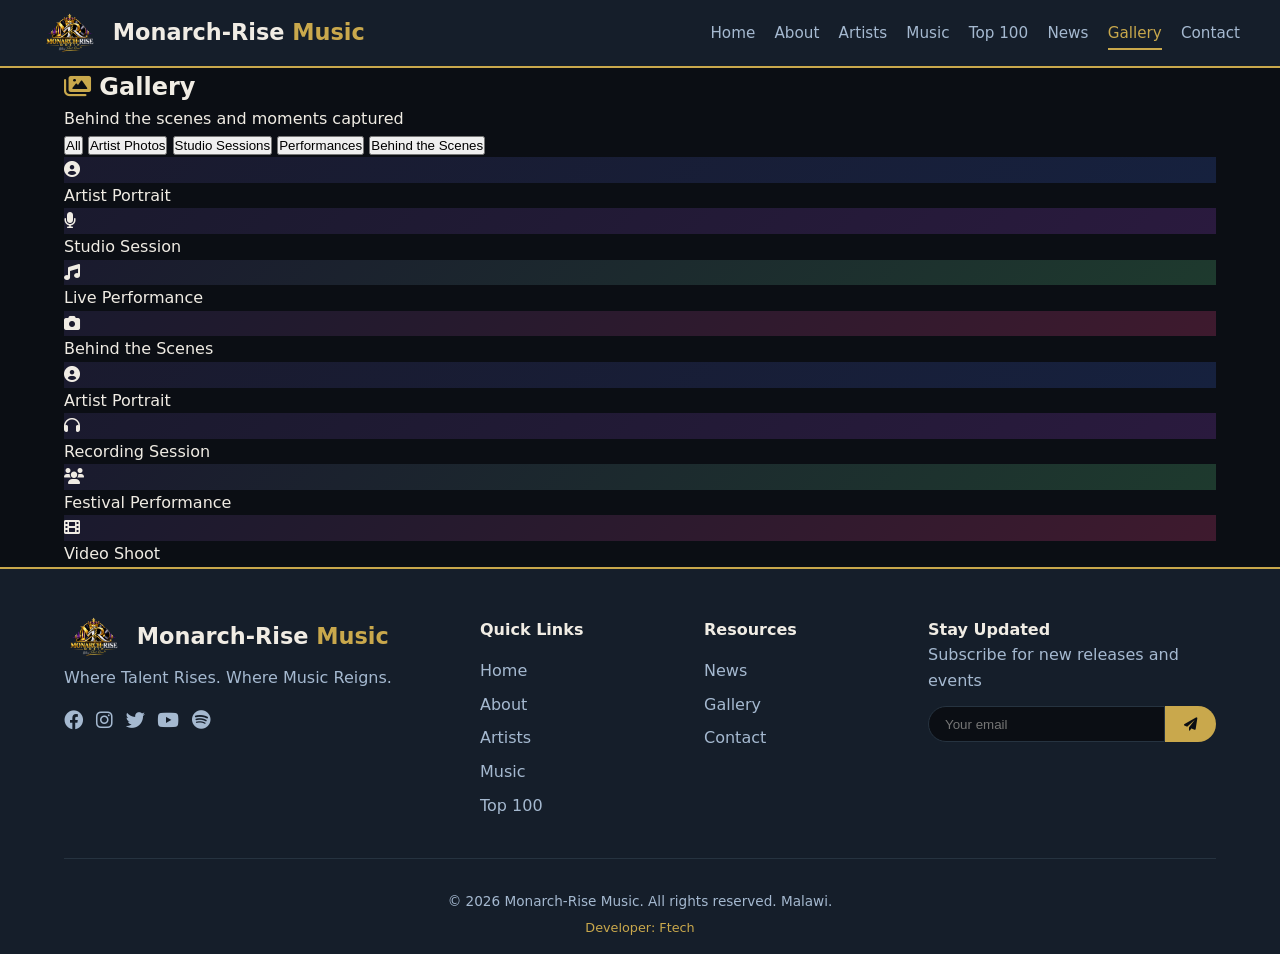
<file: gallery.html>
<!DOCTYPE html>
<html lang="en">
<head>
    <meta charset="UTF-8" />
    <meta name="viewport" content="width=device-width, initial-scale=1.0" />
    <title>Monarch-Rise Music · Gallery</title>
    <link rel="stylesheet" href="https://cdnjs.cloudflare.com/ajax/libs/font-awesome/6.0.0-beta3/css/all.min.css" />
    <link rel="stylesheet" href="css/style.css" />
    <link rel="icon" type="image/png" href="assets/logo.png" />
</head>
<body>
    <nav class="navbar">
        <div class="nav-container">
            <div class="logo">
                <img src="assets/logo.png" alt="Monarch-Rise Music" class="logo-img" onerror="this.style.display='none'" />
                <h1>Monarch-Rise <span>Music</span></h1>
            </div>
            <ul class="nav-links">
                <li><a href="index.html">Home</a></li>
                <li><a href="about.html">About</a></li>
                <li><a href="artists.html">Artists</a></li>
                <li><a href="music.html">Music</a></li>
                <li><a href="top100.html">Top 100</a></li>
                <li><a href="news.html">News</a></li>
                <li><a href="gallery.html" class="active">Gallery</a></li>
                <li><a href="contact.html">Contact</a></li>
            </ul>
            <div class="hamburger">
                <i class="fas fa-bars"></i>
            </div>
        </div>
    </nav>

    <section class="page-header">
        <div class="container">
            <h1><i class="fas fa-images" style="color: var(--gold);"></i> Gallery</h1>
            <p>Behind the scenes and moments captured</p>
        </div>
    </section>

    <section class="gallery-filter">
        <div class="container">
            <div class="filter-bar">
                <button class="filter-btn active" data-filter="all">All</button>
                <button class="filter-btn" data-filter="artist">Artist Photos</button>
                <button class="filter-btn" data-filter="studio">Studio Sessions</button>
                <button class="filter-btn" data-filter="performance">Performances</button>
                <button class="filter-btn" data-filter="behind">Behind the Scenes</button>
            </div>
        </div>
    </section>

    <section class="gallery-grid-section">
        <div class="container">
            <div class="gallery-grid" id="galleryGrid">
                <div class="gallery-item" data-category="artist">
                    <div class="gallery-thumb" style="background: linear-gradient(135deg, #1a1a2e, #16213e);">
                        <i class="fas fa-user-circle"></i>
                    </div>
                    <div class="gallery-overlay">
                        <span>Artist Portrait</span>
                    </div>
                </div>
                <div class="gallery-item" data-category="studio">
                    <div class="gallery-thumb" style="background: linear-gradient(135deg, #1a1a2e, #2a1a3e);">
                        <i class="fas fa-microphone"></i>
                    </div>
                    <div class="gallery-overlay">
                        <span>Studio Session</span>
                    </div>
                </div>
                <div class="gallery-item" data-category="performance">
                    <div class="gallery-thumb" style="background: linear-gradient(135deg, #1a1a2e, #1e3a2e);">
                        <i class="fas fa-music"></i>
                    </div>
                    <div class="gallery-overlay">
                        <span>Live Performance</span>
                    </div>
                </div>
                <div class="gallery-item" data-category="behind">
                    <div class="gallery-thumb" style="background: linear-gradient(135deg, #1a1a2e, #3e1a2e);">
                        <i class="fas fa-camera"></i>
                    </div>
                    <div class="gallery-overlay">
                        <span>Behind the Scenes</span>
                    </div>
                </div>
                <div class="gallery-item" data-category="artist">
                    <div class="gallery-thumb" style="background: linear-gradient(135deg, #1a1a2e, #16213e);">
                        <i class="fas fa-user-circle"></i>
                    </div>
                    <div class="gallery-overlay">
                        <span>Artist Portrait</span>
                    </div>
                </div>
                <div class="gallery-item" data-category="studio">
                    <div class="gallery-thumb" style="background: linear-gradient(135deg, #1a1a2e, #2a1a3e);">
                        <i class="fas fa-headphones"></i>
                    </div>
                    <div class="gallery-overlay">
                        <span>Recording Session</span>
                    </div>
                </div>
                <div class="gallery-item" data-category="performance">
                    <div class="gallery-thumb" style="background: linear-gradient(135deg, #1a1a2e, #1e3a2e);">
                        <i class="fas fa-users"></i>
                    </div>
                    <div class="gallery-overlay">
                        <span>Festival Performance</span>
                    </div>
                </div>
                <div class="gallery-item" data-category="behind">
                    <div class="gallery-thumb" style="background: linear-gradient(135deg, #1a1a2e, #3e1a2e);">
                        <i class="fas fa-film"></i>
                    </div>
                    <div class="gallery-overlay">
                        <span>Video Shoot</span>
                    </div>
                </div>
            </div>
        </div>
    </section>

    <footer class="footer">
        <div class="container">
            <div class="footer-grid">
                <div class="footer-brand">
                    <div class="logo">
                        <img src="assets/logo.png" alt="Monarch-Rise Music" class="logo-img" onerror="this.style.display='none'" />
                        <h2>Monarch-Rise <span>Music</span></h2>
                    </div>
                    <p>Where Talent Rises. Where Music Reigns.</p>
                    <div class="footer-social">
                        <a href="#"><i class="fab fa-facebook"></i></a>
                        <a href="#"><i class="fab fa-instagram"></i></a>
                        <a href="#"><i class="fab fa-twitter"></i></a>
                        <a href="#"><i class="fab fa-youtube"></i></a>
                        <a href="#"><i class="fab fa-spotify"></i></a>
                    </div>
                </div>
                <div class="footer-links">
                    <h4>Quick Links</h4>
                    <ul>
                        <li><a href="index.html">Home</a></li>
                        <li><a href="about.html">About</a></li>
                        <li><a href="artists.html">Artists</a></li>
                        <li><a href="music.html">Music</a></li>
                        <li><a href="top100.html">Top 100</a></li>
                    </ul>
                </div>
                <div class="footer-links">
                    <h4>Resources</h4>
                    <ul>
                        <li><a href="news.html">News</a></li>
                        <li><a href="gallery.html">Gallery</a></li>
                        <li><a href="contact.html">Contact</a></li>
                    </ul>
                </div>
                <div class="footer-newsletter">
                    <h4>Stay Updated</h4>
                    <p>Subscribe for new releases and events</p>
                    <form id="newsletterForm">
                        <input type="email" placeholder="Your email" required />
                        <button type="submit"><i class="fas fa-paper-plane"></i></button>
                    </form>
                </div>
            </div>
            <div class="footer-bottom">
                <p>&copy; 2026 Monarch-Rise Music. All rights reserved. Malawi.</p>
                <p style="color: var(--gold); font-size: 0.8rem; margin-top: 0.3rem;">Developer: Ftech</p>
            </div>
        </div>
    </footer>

    <script src="js/script.js"></script>
</body>
</html>
</file>
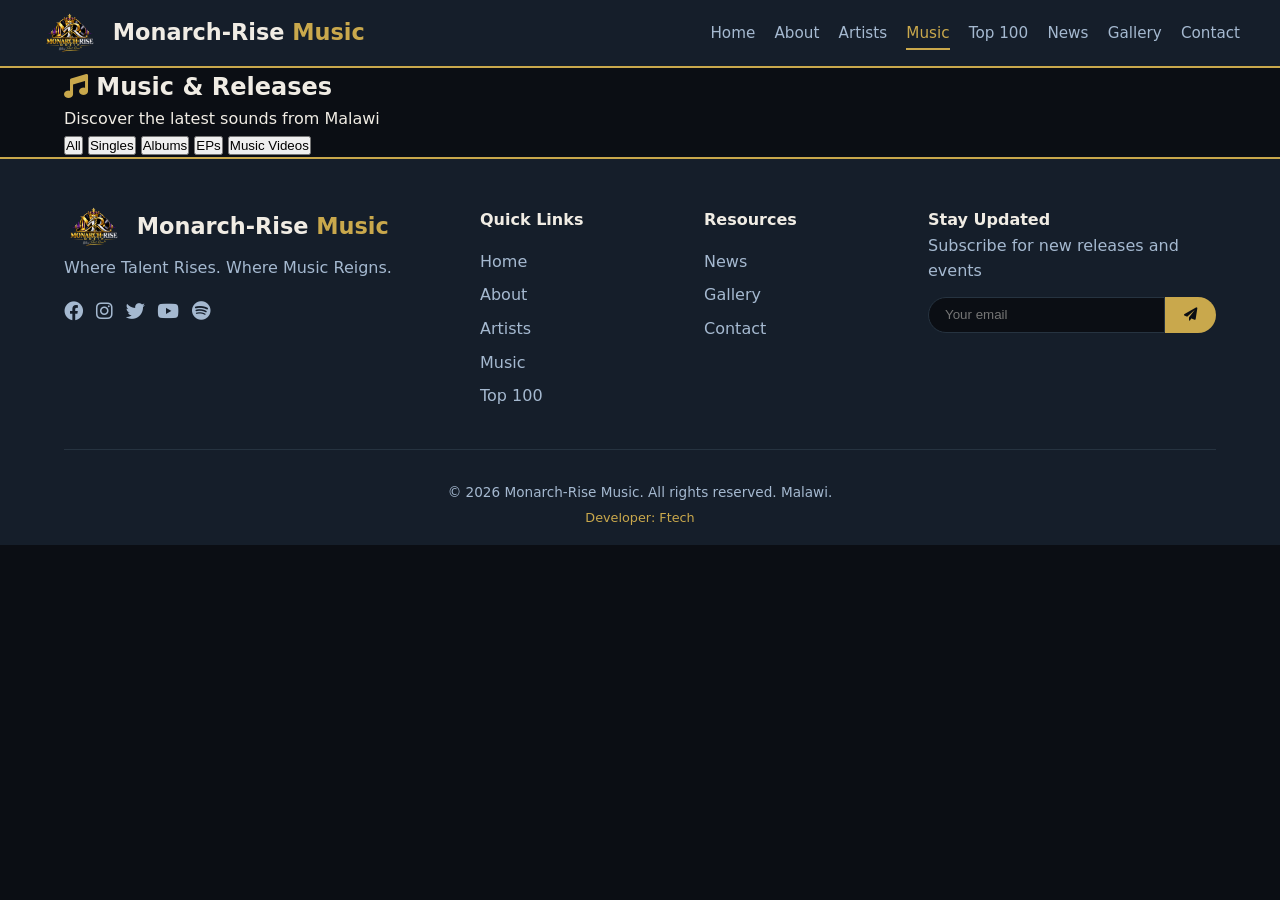
<file: music.html>
<!DOCTYPE html>
<html lang="en">
<head>
    <meta charset="UTF-8" />
    <meta name="viewport" content="width=device-width, initial-scale=1.0" />
    <title>Monarch-Rise Music · Music</title>
    <link rel="stylesheet" href="https://cdnjs.cloudflare.com/ajax/libs/font-awesome/6.0.0-beta3/css/all.min.css" />
    <link rel="stylesheet" href="css/style.css" />
    <link rel="icon" type="image/png" href="assets/logo.png" />
</head>
<body>
    <nav class="navbar">
        <div class="nav-container">
            <div class="logo">
                <img src="assets/logo.png" alt="Monarch-Rise Music" class="logo-img" onerror="this.style.display='none'" />
                <h1>Monarch-Rise <span>Music</span></h1>
            </div>
            <ul class="nav-links">
                <li><a href="index.html">Home</a></li>
                <li><a href="about.html">About</a></li>
                <li><a href="artists.html">Artists</a></li>
                <li><a href="music.html" class="active">Music</a></li>
                <li><a href="top100.html">Top 100</a></li>
                <li><a href="news.html">News</a></li>
                <li><a href="gallery.html">Gallery</a></li>
                <li><a href="contact.html">Contact</a></li>
            </ul>
            <div class="hamburger">
                <i class="fas fa-bars"></i>
            </div>
        </div>
    </nav>

    <section class="page-header">
        <div class="container">
            <h1><i class="fas fa-music" style="color: var(--gold);"></i> Music & Releases</h1>
            <p>Discover the latest sounds from Malawi</p>
        </div>
    </section>

    <section class="music-filter">
        <div class="container">
            <div class="filter-bar">
                <button class="filter-btn active" data-filter="all">All</button>
                <button class="filter-btn" data-filter="single">Singles</button>
                <button class="filter-btn" data-filter="album">Albums</button>
                <button class="filter-btn" data-filter="ep">EPs</button>
                <button class="filter-btn" data-filter="video">Music Videos</button>
            </div>
        </div>
    </section>

    <section class="music-grid-section">
        <div class="container">
            <div class="music-grid-full" id="musicGrid">
                <!-- Populated by JavaScript -->
            </div>
        </div>
    </section>

    <footer class="footer">
        <div class="container">
            <div class="footer-grid">
                <div class="footer-brand">
                    <div class="logo">
                        <img src="assets/logo.png" alt="Monarch-Rise Music" class="logo-img" onerror="this.style.display='none'" />
                        <h2>Monarch-Rise <span>Music</span></h2>
                    </div>
                    <p>Where Talent Rises. Where Music Reigns.</p>
                    <div class="footer-social">
                        <a href="#"><i class="fab fa-facebook"></i></a>
                        <a href="#"><i class="fab fa-instagram"></i></a>
                        <a href="#"><i class="fab fa-twitter"></i></a>
                        <a href="#"><i class="fab fa-youtube"></i></a>
                        <a href="#"><i class="fab fa-spotify"></i></a>
                    </div>
                </div>
                <div class="footer-links">
                    <h4>Quick Links</h4>
                    <ul>
                        <li><a href="index.html">Home</a></li>
                        <li><a href="about.html">About</a></li>
                        <li><a href="artists.html">Artists</a></li>
                        <li><a href="music.html">Music</a></li>
                        <li><a href="top100.html">Top 100</a></li>
                    </ul>
                </div>
                <div class="footer-links">
                    <h4>Resources</h4>
                    <ul>
                        <li><a href="news.html">News</a></li>
                        <li><a href="gallery.html">Gallery</a></li>
                        <li><a href="contact.html">Contact</a></li>
                    </ul>
                </div>
                <div class="footer-newsletter">
                    <h4>Stay Updated</h4>
                    <p>Subscribe for new releases and events</p>
                    <form id="newsletterForm">
                        <input type="email" placeholder="Your email" required />
                        <button type="submit"><i class="fas fa-paper-plane"></i></button>
                    </form>
                </div>
            </div>
            <div class="footer-bottom">
                <p>&copy; 2026 Monarch-Rise Music. All rights reserved. Malawi.</p>
                <p style="color: var(--gold); font-size: 0.8rem; margin-top: 0.3rem;">Developer: Ftech</p>
            </div>
        </div>
    </footer>

    <script src="js/script.js"></script>
</body>
</html>
</file>
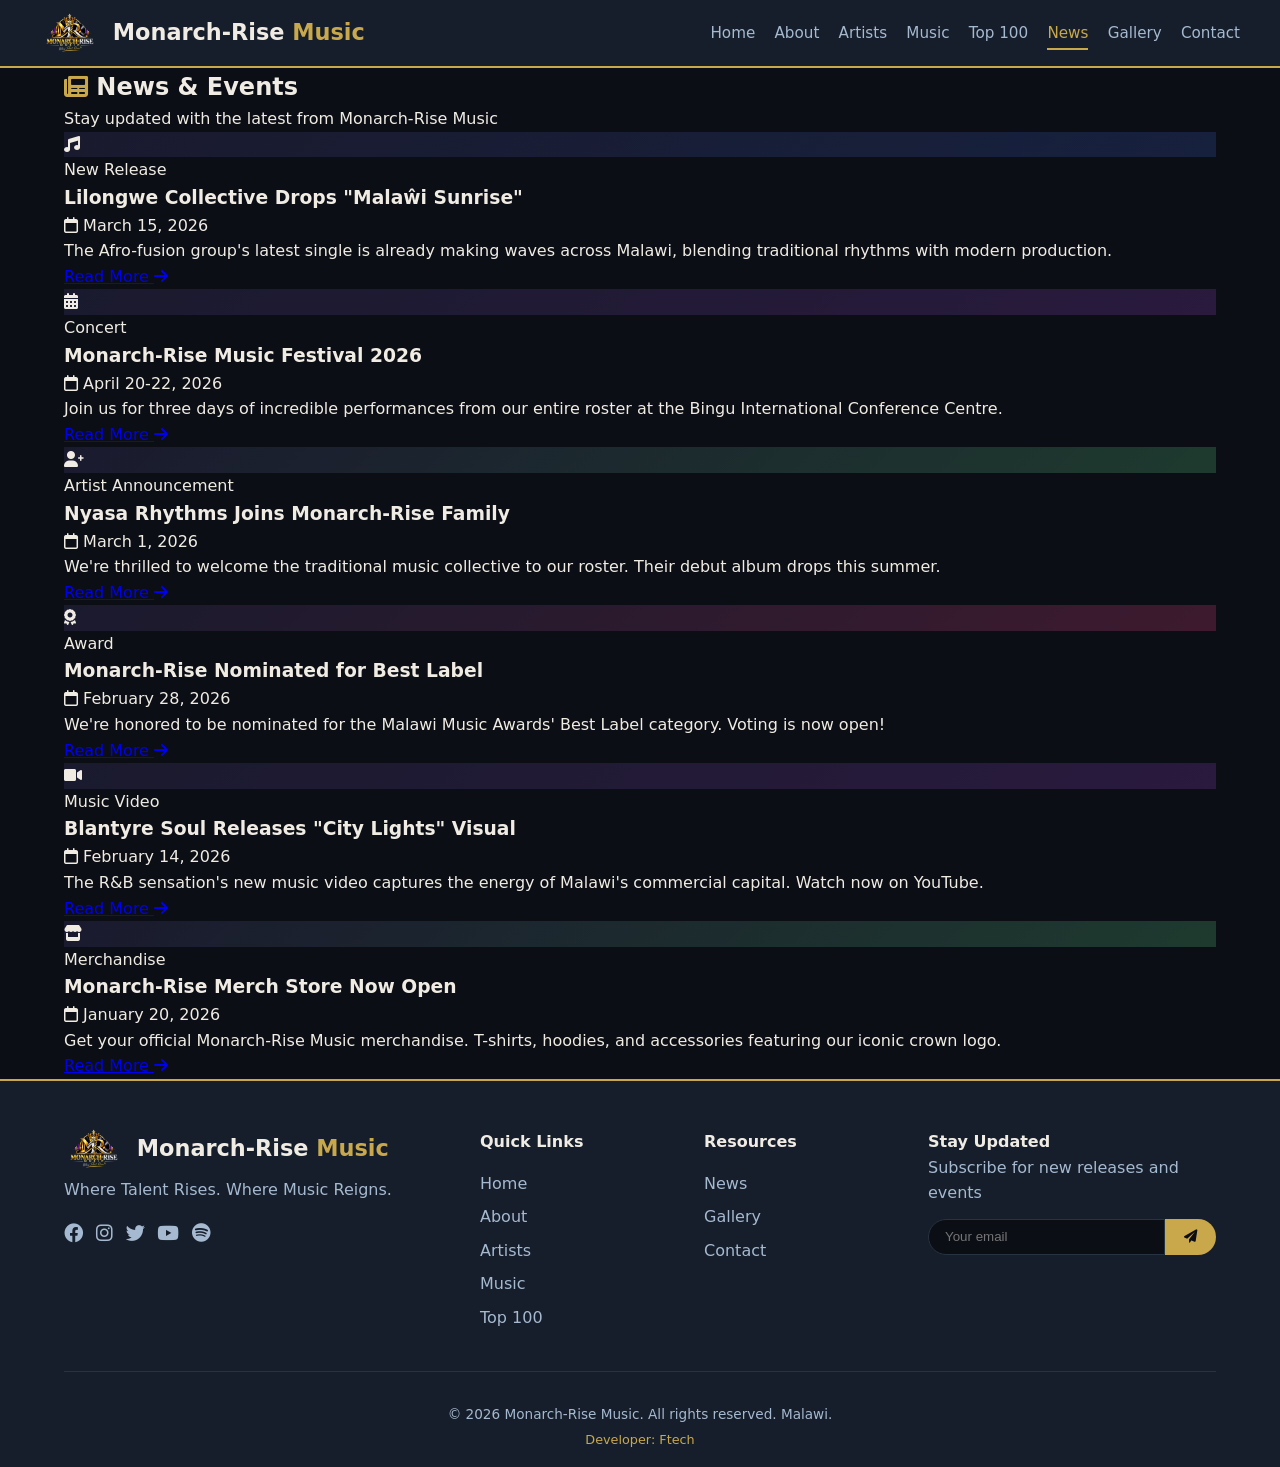
<file: news.html>
<!DOCTYPE html>
<html lang="en">
<head>
    <meta charset="UTF-8" />
    <meta name="viewport" content="width=device-width, initial-scale=1.0" />
    <title>Monarch-Rise Music · News</title>
    <link rel="stylesheet" href="https://cdnjs.cloudflare.com/ajax/libs/font-awesome/6.0.0-beta3/css/all.min.css" />
    <link rel="stylesheet" href="css/style.css" />
    <link rel="icon" type="image/png" href="assets/logo.png" />
</head>
<body>
    <nav class="navbar">
        <div class="nav-container">
            <div class="logo">
                <img src="assets/logo.png" alt="Monarch-Rise Music" class="logo-img" onerror="this.style.display='none'" />
                <h1>Monarch-Rise <span>Music</span></h1>
            </div>
            <ul class="nav-links">
                <li><a href="index.html">Home</a></li>
                <li><a href="about.html">About</a></li>
                <li><a href="artists.html">Artists</a></li>
                <li><a href="music.html">Music</a></li>
                <li><a href="top100.html">Top 100</a></li>
                <li><a href="news.html" class="active">News</a></li>
                <li><a href="gallery.html">Gallery</a></li>
                <li><a href="contact.html">Contact</a></li>
            </ul>
            <div class="hamburger">
                <i class="fas fa-bars"></i>
            </div>
        </div>
    </nav>

    <section class="page-header">
        <div class="container">
            <h1><i class="fas fa-newspaper" style="color: var(--gold);"></i> News & Events</h1>
            <p>Stay updated with the latest from Monarch-Rise Music</p>
        </div>
    </section>

    <section class="news-grid-section">
        <div class="container">
            <div class="news-grid">
                <div class="news-card">
                    <div class="news-image" style="background: linear-gradient(135deg, #1a1a2e, #16213e);">
                        <i class="fas fa-music"></i>
                    </div>
                    <div class="news-content">
                        <span class="news-tag">New Release</span>
                        <h3>Lilongwe Collective Drops "Malaŵi Sunrise"</h3>
                        <p class="news-date"><i class="far fa-calendar"></i> March 15, 2026</p>
                        <p>The Afro-fusion group's latest single is already making waves across Malawi, blending traditional rhythms with modern production.</p>
                        <a href="#" class="read-more">Read More <i class="fas fa-arrow-right"></i></a>
                    </div>
                </div>

                <div class="news-card">
                    <div class="news-image" style="background: linear-gradient(135deg, #1a1a2e, #2a1a3e);">
                        <i class="fas fa-calendar-alt"></i>
                    </div>
                    <div class="news-content">
                        <span class="news-tag">Concert</span>
                        <h3>Monarch-Rise Music Festival 2026</h3>
                        <p class="news-date"><i class="far fa-calendar"></i> April 20-22, 2026</p>
                        <p>Join us for three days of incredible performances from our entire roster at the Bingu International Conference Centre.</p>
                        <a href="#" class="read-more">Read More <i class="fas fa-arrow-right"></i></a>
                    </div>
                </div>

                <div class="news-card">
                    <div class="news-image" style="background: linear-gradient(135deg, #1a1a2e, #1e3a2e);">
                        <i class="fas fa-user-plus"></i>
                    </div>
                    <div class="news-content">
                        <span class="news-tag">Artist Announcement</span>
                        <h3>Nyasa Rhythms Joins Monarch-Rise Family</h3>
                        <p class="news-date"><i class="far fa-calendar"></i> March 1, 2026</p>
                        <p>We're thrilled to welcome the traditional music collective to our roster. Their debut album drops this summer.</p>
                        <a href="#" class="read-more">Read More <i class="fas fa-arrow-right"></i></a>
                    </div>
                </div>

                <div class="news-card">
                    <div class="news-image" style="background: linear-gradient(135deg, #1a1a2e, #3e1a2e);">
                        <i class="fas fa-award"></i>
                    </div>
                    <div class="news-content">
                        <span class="news-tag">Award</span>
                        <h3>Monarch-Rise Nominated for Best Label</h3>
                        <p class="news-date"><i class="far fa-calendar"></i> February 28, 2026</p>
                        <p>We're honored to be nominated for the Malawi Music Awards' Best Label category. Voting is now open!</p>
                        <a href="#" class="read-more">Read More <i class="fas fa-arrow-right"></i></a>
                    </div>
                </div>

                <div class="news-card">
                    <div class="news-image" style="background: linear-gradient(135deg, #1a1a2e, #2a1a3e);">
                        <i class="fas fa-video"></i>
                    </div>
                    <div class="news-content">
                        <span class="news-tag">Music Video</span>
                        <h3>Blantyre Soul Releases "City Lights" Visual</h3>
                        <p class="news-date"><i class="far fa-calendar"></i> February 14, 2026</p>
                        <p>The R&B sensation's new music video captures the energy of Malawi's commercial capital. Watch now on YouTube.</p>
                        <a href="#" class="read-more">Read More <i class="fas fa-arrow-right"></i></a>
                    </div>
                </div>

                <div class="news-card">
                    <div class="news-image" style="background: linear-gradient(135deg, #1a1a2e, #1e3a2e);">
                        <i class="fas fa-store"></i>
                    </div>
                    <div class="news-content">
                        <span class="news-tag">Merchandise</span>
                        <h3>Monarch-Rise Merch Store Now Open</h3>
                        <p class="news-date"><i class="far fa-calendar"></i> January 20, 2026</p>
                        <p>Get your official Monarch-Rise Music merchandise. T-shirts, hoodies, and accessories featuring our iconic crown logo.</p>
                        <a href="#" class="read-more">Read More <i class="fas fa-arrow-right"></i></a>
                    </div>
                </div>
            </div>
        </div>
    </section>

    <footer class="footer">
        <div class="container">
            <div class="footer-grid">
                <div class="footer-brand">
                    <div class="logo">
                        <img src="assets/logo.png" alt="Monarch-Rise Music" class="logo-img" onerror="this.style.display='none'" />
                        <h2>Monarch-Rise <span>Music</span></h2>
                    </div>
                    <p>Where Talent Rises. Where Music Reigns.</p>
                    <div class="footer-social">
                        <a href="#"><i class="fab fa-facebook"></i></a>
                        <a href="#"><i class="fab fa-instagram"></i></a>
                        <a href="#"><i class="fab fa-twitter"></i></a>
                        <a href="#"><i class="fab fa-youtube"></i></a>
                        <a href="#"><i class="fab fa-spotify"></i></a>
                    </div>
                </div>
                <div class="footer-links">
                    <h4>Quick Links</h4>
                    <ul>
                        <li><a href="index.html">Home</a></li>
                        <li><a href="about.html">About</a></li>
                        <li><a href="artists.html">Artists</a></li>
                        <li><a href="music.html">Music</a></li>
                        <li><a href="top100.html">Top 100</a></li>
                    </ul>
                </div>
                <div class="footer-links">
                    <h4>Resources</h4>
                    <ul>
                        <li><a href="news.html">News</a></li>
                        <li><a href="gallery.html">Gallery</a></li>
                        <li><a href="contact.html">Contact</a></li>
                    </ul>
                </div>
                <div class="footer-newsletter">
                    <h4>Stay Updated</h4>
                    <p>Subscribe for new releases and events</p>
                    <form id="newsletterForm">
                        <input type="email" placeholder="Your email" required />
                        <button type="submit"><i class="fas fa-paper-plane"></i></button>
                    </form>
                </div>
            </div>
            <div class="footer-bottom">
                <p>&copy; 2026 Monarch-Rise Music. All rights reserved. Malawi.</p>
                <p style="color: var(--gold); font-size: 0.8rem; margin-top: 0.3rem;">Developer: Ftech</p>
            </div>
        </div>
    </footer>

    <script src="js/script.js"></script>
</body>
</html>
</file>
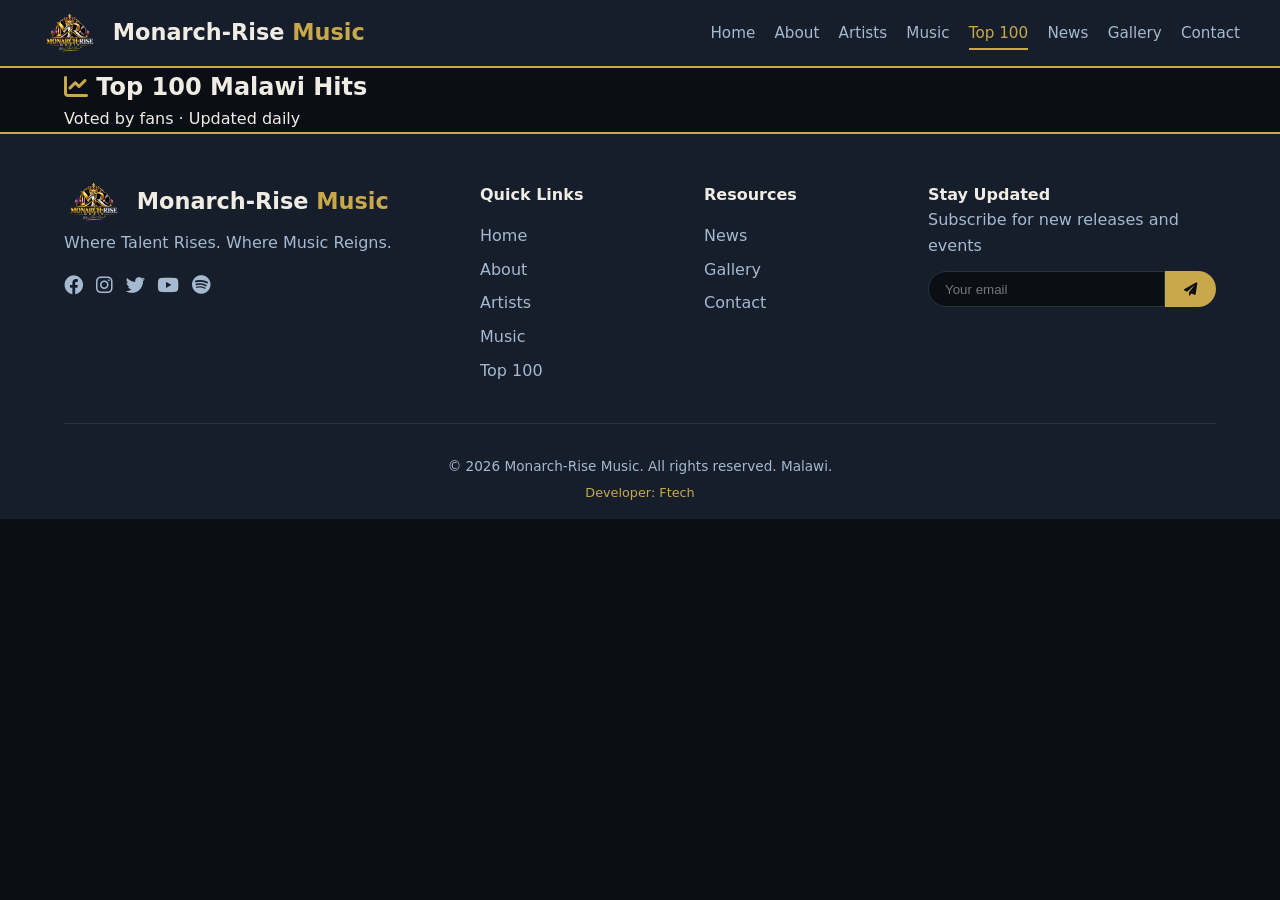
<file: top100.html>
<!DOCTYPE html>
<html lang="en">
<head>
    <meta charset="UTF-8" />
    <meta name="viewport" content="width=device-width, initial-scale=1.0" />
    <title>Monarch-Rise Music · Top 100</title>
    <link rel="stylesheet" href="https://cdnjs.cloudflare.com/ajax/libs/font-awesome/6.0.0-beta3/css/all.min.css" />
    <link rel="stylesheet" href="css/style.css" />
    <link rel="icon" type="image/png" href="assets/logo.png" />
</head>
<body>
    <nav class="navbar">
        <div class="nav-container">
            <div class="logo">
                <img src="assets/logo.png" alt="Monarch-Rise Music" class="logo-img" onerror="this.style.display='none'" />
                <h1>Monarch-Rise <span>Music</span></h1>
            </div>
            <ul class="nav-links">
                <li><a href="index.html">Home</a></li>
                <li><a href="about.html">About</a></li>
                <li><a href="artists.html">Artists</a></li>
                <li><a href="music.html">Music</a></li>
                <li><a href="top100.html" class="active">Top 100</a></li>
                <li><a href="news.html">News</a></li>
                <li><a href="gallery.html">Gallery</a></li>
                <li><a href="contact.html">Contact</a></li>
            </ul>
            <div class="hamburger">
                <i class="fas fa-bars"></i>
            </div>
        </div>
    </nav>

    <section class="page-header">
        <div class="container">
            <h1><i class="fas fa-chart-line" style="color: var(--gold);"></i> Top 100 Malawi Hits</h1>
            <p>Voted by fans · Updated daily</p>
        </div>
    </section>

    <section class="top100-full">
        <div class="container">
            <div class="top100-list" id="top100List">
                <!-- Populated by JavaScript -->
            </div>
        </div>
    </section>

    <footer class="footer">
        <div class="container">
            <div class="footer-grid">
                <div class="footer-brand">
                    <div class="logo">
                        <img src="assets/logo.png" alt="Monarch-Rise Music" class="logo-img" onerror="this.style.display='none'" />
                        <h2>Monarch-Rise <span>Music</span></h2>
                    </div>
                    <p>Where Talent Rises. Where Music Reigns.</p>
                    <div class="footer-social">
                        <a href="#"><i class="fab fa-facebook"></i></a>
                        <a href="#"><i class="fab fa-instagram"></i></a>
                        <a href="#"><i class="fab fa-twitter"></i></a>
                        <a href="#"><i class="fab fa-youtube"></i></a>
                        <a href="#"><i class="fab fa-spotify"></i></a>
                    </div>
                </div>
                <div class="footer-links">
                    <h4>Quick Links</h4>
                    <ul>
                        <li><a href="index.html">Home</a></li>
                        <li><a href="about.html">About</a></li>
                        <li><a href="artists.html">Artists</a></li>
                        <li><a href="music.html">Music</a></li>
                        <li><a href="top100.html">Top 100</a></li>
                    </ul>
                </div>
                <div class="footer-links">
                    <h4>Resources</h4>
                    <ul>
                        <li><a href="news.html">News</a></li>
                        <li><a href="gallery.html">Gallery</a></li>
                        <li><a href="contact.html">Contact</a></li>
                    </ul>
                </div>
                <div class="footer-newsletter">
                    <h4>Stay Updated</h4>
                    <p>Subscribe for new releases and events</p>
                    <form id="newsletterForm">
                        <input type="email" placeholder="Your email" required />
                        <button type="submit"><i class="fas fa-paper-plane"></i></button>
                    </form>
                </div>
            </div>
            <div class="footer-bottom">
                <p>&copy; 2026 Monarch-Rise Music. All rights reserved. Malawi.</p>
                <p style="color: var(--gold); font-size: 0.8rem; margin-top: 0.3rem;">Developer: Ftech</p>
            </div>
        </div>
    </footer>

    <script src="js/script.js"></script>
</body>
</html>
</file>
<file: css/style.css>
/* ===== style.css – Monarch-Rise Music ===== */
* {
    margin: 0;
    padding: 0;
    box-sizing: border-box;
}

:root {
    --black: #0b0e14;
    --gold: #c9a84c;
    --gold-light: #dbb95c;
    --white: #f0ece4;
    --purple: #2a1a3e;
    --dark-bg: #151e2a;
    --card-bg: #18222f;
    --text-muted: #a5b9d0;
}

html, body {
    font-family: 'Segoe UI', Roboto, system-ui, sans-serif;
    background: var(--black);
    color: var(--white);
    line-height: 1.6;
    min-height: 100vh;
}

.container {
    max-width: 1200px;
    margin: 0 auto;
    padding: 0 1.5rem;
}

/* ===== Navigation ===== */
.navbar {
    background: var(--dark-bg);
    padding: 0.8rem 2rem;
    border-bottom: 2px solid var(--gold);
    position: sticky;
    top: 0;
    z-index: 1000;
}

.nav-container {
    max-width: 1200px;
    margin: 0 auto;
    display: flex;
    justify-content: space-between;
    align-items: center;
}

.logo {
    display: flex;
    align-items: center;
    gap: 0.8rem;
}

.logo-img {
    height: 40px;
    width: auto;
    object-fit: contain;
}

.logo i {
    color: var(--gold);
    font-size: 1.8rem;
}

.logo h1,
.logo h2 {
    font-size: 1.4rem;
    font-weight: 700;
    color: var(--white);
}

.logo span {
    color: var(--gold);
}

.nav-links {
    display: flex;
    list-style: none;
    gap: 1.2rem;
}

.nav-links li a {
    color: var(--text-muted);
    text-decoration: none;
    font-weight: 500;
    transition: 0.3s;
    padding: 0.4rem 0;
    border-bottom: 2px solid transparent;
    font-size: 0.95rem;
}

.nav-links li a:hover,
.nav-links li a.active {
    color: var(--gold);
    border-bottom-color: var(--gold);
}

.hamburger {
    display: none;
    color: var(--white);
    font-size: 1.5rem;
    cursor: pointer;
}

/* ===== Hero ===== */
.hero {
    padding: 3rem 2rem;
    min-height: 55vh;
    background: linear-gradient(135deg, var(--black), var(--purple));
    display: flex;
    align-items: center;
    justify-content: space-between;
    position: relative;
    overflow: hidden;
    gap: 2rem;
}

.hero-content {
    max-width: 600px;
    z-index: 2;
}

.hero-badge {
    background: var(--gold);
    color: var(--black);
    padding: 0.3rem 1.2rem;
    border-radius: 30px;
    font-size: 0.8rem;
    font-weight: 600;
    display: inline-block;
    margin-bottom: 1rem;
}

.hero-content h1 {
    font-size: 2.8rem;
    line-height: 1.2;
    margin-bottom: 1rem;
}

.hero-content h1 span {
    color: var(--gold);
}

.hero-content p {
    font-size: 1rem;
    color: var(--text-muted);
    margin-bottom: 1.5rem;
    max-width: 500px;
}

.hero-buttons {
    display: flex;
    gap: 1rem;
    flex-wrap: wrap;
}

.btn-primary {
    background: var(--gold);
    color: var(--black);
    padding: 0.7rem 1.8rem;
    border-radius: 50px;
    text-decoration: none;
    font-weight: 600;
    display: inline-flex;
    align-items: center;
    gap: 0.5rem;
    transition: 0.3s;
    border: none;
    cursor: pointer;
}

.btn-primary:hover {
    background: var(--gold-light);
    transform: scale(1.02);
}

.btn-secondary {
    background: transparent;
    color: var(--white);
    padding: 0.7rem 1.8rem;
    border-radius: 50px;
    text-decoration: none;
    font-weight: 600;
    display: inline-flex;
    align-items: center;
    gap: 0.5rem;
    border: 2px solid var(--gold);
    transition: 0.3s;
}

.btn-secondary:hover {
    background: var(--gold);
    color: var(--black);
}

.btn-outline {
    background: transparent;
    color: var(--gold);
    padding: 0.7rem 1.8rem;
    border-radius: 50px;
    text-decoration: none;
    font-weight: 600;
    display: inline-flex;
    align-items: center;
    gap: 0.5rem;
    border: 2px solid var(--gold);
    transition: 0.3s;
}

.btn-outline:hover {
    background: var(--gold);
    color: var(--black);
}

.btn-outline-white {
    background: transparent;
    color: var(--white);
    padding: 0.7rem 1.8rem;
    border-radius: 50px;
    text-decoration: none;
    font-weight: 600;
    display: inline-flex;
    align-items: center;
    gap: 0.5rem;
    border: 2px solid var(--white);
    transition: 0.3s;
}

.btn-outline-white:hover {
    background: var(--white);
    color: var(--black);
}

.hero-visual {
    flex: 1;
    display: flex;
    justify-content: center;
    align-items: center;
}

.weather-widget {
    background: rgba(255, 255, 255, 0.05);
    backdrop-filter: blur(10px);
    padding: 0.8rem 1.5rem;
    border-radius: 50px;
    border: 1px solid rgba(201, 168, 76, 0.3);
    display: flex;
    align-items: center;
    gap: 0.8rem;
    color: var(--white);
}

.weather-widget i {
    color: var(--gold);
    font-size: 1.2rem;
}

.weather-widget span {
    font-weight: 500;
}

/* ===== Section Headers ===== */
.section-header {
    text-align: center;
    margin-bottom: 2.5rem;
}

.section-tag {
    color: var(--gold);
    font-weight: 600;
    text-transform: uppercase;
    letter-spacing: 2px;
    font-size: 0.8rem;
}

.section-header h2 {
    font-size: 2.2rem;
    margin: 0.5rem 0;
}

.section-header p {
    color: var(--text-muted);
}

/* ===== Top 100 Preview ===== */
.top100-preview {
    padding: 3rem 0 4rem;
    background: var(--dark-bg);
}

.top100-preview-grid {
    display: grid;
    grid-template-columns: repeat(auto-fill, minmax(280px, 1fr));
    gap: 1.5rem;
    margin-top: 2rem;
}

.top100-preview-item {
    background: var(--card-bg);
    border-radius: 16px;
    padding: 1.2rem;
    border: 1px solid #263340;
    display: flex;
    align-items: center;
    gap: 1rem;
    transition: 0.3s;
}

.top100-preview-item:hover {
    border-color: var(--gold);
    transform: translateX(4px);
}

.top100-rank {
    font-size: 1.5rem;
    font-weight: 700;
    color: var(--gold);
    min-width: 40px;
    text-align: center;
}

.top100-preview-item .song-icon {
    font-size: 2rem;
    color: var(--gold);
    width: 50px;
    text-align: center;
}

.top100-preview-item .song-info {
    flex: 1;
}

.top100-preview-item .song-info h4 {
    font-size: 1rem;
    margin-bottom: 0.1rem;
}

.top100-preview-item .song-info p {
    color: var(--text-muted);
    font-size: 0.85rem;
}

.top100-preview-item .song-stats {
    display: flex;
    gap: 1rem;
    font-size: 0.75rem;
    color: var(--text-muted);
}

.top100-preview-item .song-stats i {
    color: var(--gold);
}

/* ===== Featured Artists ===== */
.featured-artists {
    padding: 4rem 0;
}

.artist-grid {
    display: grid;
    grid-template-columns: repeat(auto-fit, minmax(220px, 1fr));
    gap: 2rem;
}

.artist-card {
    background: var(--card-bg);
    border-radius: 20px;
    padding: 1.5rem;
    text-align: center;
    border: 1px solid #263340;
    transition: 0.3s;
}

.artist-card:hover {
    transform: translateY(-6px);
    border-color: var(--gold);
}

.artist-image {
    width: 120px;
    height: 120px;
    border-radius: 50%;
    margin: 0 auto 1rem;
    display: flex;
    align-items: center;
    justify-content: center;
    font-size: 4rem;
    color: var(--gold);
}

.artist-info h3 {
    font-size: 1.1rem;
    margin-bottom: 0.3rem;
}

.artist-info p {
    color: var(--text-muted);
    font-size: 0.9rem;
}

.artist-social {
    display: flex;
    justify-content: center;
    gap: 0.8rem;
    margin-top: 0.8rem;
}

.artist-social a {
    color: var(--text-muted);
    transition: 0.3s;
}

.artist-social a:hover {
    color: var(--gold);
}

/* ===== Latest Releases ===== */
.latest-releases {
    padding: 4rem 0;
    background: var(--dark-bg);
}

.release-grid {
    display: grid;
    grid-template-columns: repeat(auto-fit, minmax(220px, 1fr));
    gap: 2rem;
    margin-bottom: 2rem;
}

.release-card {
    background: var(--card-bg);
    border-radius: 16px;
    overflow: hidden;
    border: 1px solid #263340;
    transition: 0.3s;
}

.release-card:hover {
    transform: translateY(-4px);
    border-color: var(--gold);
}

.release-thumb {
    height: 150px;
    background: var(--black);
    display: flex;
    align-items: center;
    justify-content: center;
    font-size: 3rem;
    color: var(--gold);
    position: relative;
}

.release-play {
    position: absolute;
    width: 50px;
    height: 50px;
    background: var(--gold);
    border-radius: 50%;
    display: flex;
    align-items: center;
    justify-content: center;
    color: var(--black);
    opacity: 0;
    transition: 0.3s;
    cursor: pointer;
}

.release-card:hover .release-play {
    opacity: 1;
}

.release-info {
    padding: 1rem;
}

.release-info h4 {
    font-size: 1rem;
    margin-bottom: 0.2rem;
}

.release-info p {
    color: var(--text-muted);
    font-size: 0.85rem;
}

.release-type {
    display: inline-block;
    background: var(--gold);
    color: var(--black);
    font-size: 0.65rem;
    font-weight: 600;
    padding: 0.2rem 0.6rem;
    border-radius: 30px;
    margin-top: 0.3rem;
}

.center-btn {
    text-align: center;
}

/* ===== CTA Section ===== */
.cta-section {
    padding: 4rem 0;
    background: linear-gradient(135deg, var(--purple), var(--black));
}

.cta-content {
    text-align: center;
    max-width: 700px;
    margin: 0 auto;
}

.cta-content h2 {
    font-size: 2.5rem;
    margin-bottom: 1rem;
}

.cta-content p {
    color: var(--text-muted);
    margin-bottom: 2rem;
}

.cta-buttons {
    display: flex;
    gap: 1rem;
    justify-content: center;
    flex-wrap: wrap;
}

/* ===== Footer ===== */
.footer {
    background: var(--dark-bg);
    padding: 3rem 0 1rem;
    border-top: 2px solid var(--gold);
    margin-top: auto;
}

.footer-grid {
    display: grid;
    grid-template-columns: 2fr 1fr 1fr 1.5fr;
    gap: 2rem;
    margin-bottom: 2rem;
}

.footer-brand .logo {
    margin-bottom: 0.5rem;
}

.footer-brand p {
    color: var(--text-muted);
    margin-bottom: 1rem;
}

.footer-social {
    display: flex;
    gap: 0.8rem;
}

.footer-social a {
    color: var(--text-muted);
    font-size: 1.2rem;
    transition: 0.3s;
}

.footer-social a:hover {
    color: var(--gold);
}

.footer-links h4 {
    margin-bottom: 1rem;
}

.footer-links ul {
    list-style: none;
}

.footer-links ul li {
    margin-bottom: 0.5rem;
}

.footer-links ul li a {
    color: var(--text-muted);
    text-decoration: none;
    transition: 0.3s;
}

.footer-links ul li a:hover {
    color: var(--gold);
}

.footer-newsletter p {
    color: var(--text-muted);
    margin-bottom: 0.8rem;
}

.footer-newsletter form {
    display: flex;
}

.footer-newsletter input {
    flex: 1;
    padding: 0.6rem 1rem;
    border-radius: 30px 0 0 30px;
    border: 1px solid #263340;
    background: var(--black);
    color: var(--white);
}

.footer-newsletter button {
    padding: 0.6rem 1.2rem;
    border-radius: 0 30px 30px 0;
    border: none;
    background: var(--gold);
    color: var(--black);
    cursor: pointer;
    transition: 0.3s;
}

.footer-newsletter button:hover {
    background: var(--gold-light);
}

.footer-bottom {
    text-align: center;
    padding-top: 2rem;
    border-top: 1px solid #263340;
    color: var(--text-muted);
    font-size: 0.85rem;
}

/* ===== Responsive ===== */
@media (max-width: 992px) {
    .hero {
        flex-direction: column;
        text-align: center;
        min-height: 50vh;
        padding: 2rem 1.5rem;
    }
    .hero-content {
        max-width: 100%;
    }
    .hero-content p {
        max-width: 100%;
        margin-left: auto;
        margin-right: auto;
    }
    .hero-buttons {
        justify-content: center;
    }
    .footer-grid {
        grid-template-columns: 1fr 1fr;
    }
}

@media (max-width: 768px) {
    .nav-links {
        display: none;
        flex-direction: column;
        width: 100%;
        padding: 1rem 0;
    }
    .nav-links.active {
        display: flex;
    }
    .hamburger {
        display: block;
    }
    .nav-container {
        flex-wrap: wrap;
    }
    .hero-content h1 {
        font-size: 2rem;
    }
    .section-header h2 {
        font-size: 1.8rem;
    }
    .footer-grid {
        grid-template-columns: 1fr;
        text-align: center;
    }
    .footer-social {
        justify-content: center;
    }
    .footer-newsletter form {
        max-width: 300px;
        margin: 0 auto;
    }
    .top100-preview-grid {
        grid-template-columns: 1fr;
    }
    .artist-grid {
        grid-template-columns: 1fr 1fr;
    }
    .release-grid {
        grid-template-columns: 1fr 1fr;
    }
    .cta-content h2 {
        font-size: 1.8rem;
    }
}

@media (max-width: 480px) {
    .hero-content h1 {
        font-size: 1.6rem;
    }
    .artist-grid {
        grid-template-columns: 1fr;
    }
    .release-grid {
        grid-template-columns: 1fr;
    }
    .hero-buttons {
        flex-direction: column;
        align-items: center;
    }
    .btn-primary, .btn-secondary {
        width: 100%;
        justify-content: center;
    }
    .logo h1 {
        font-size: 1.1rem;
    }
    .logo-img {
        height: 30px;
    }
}
</file>
